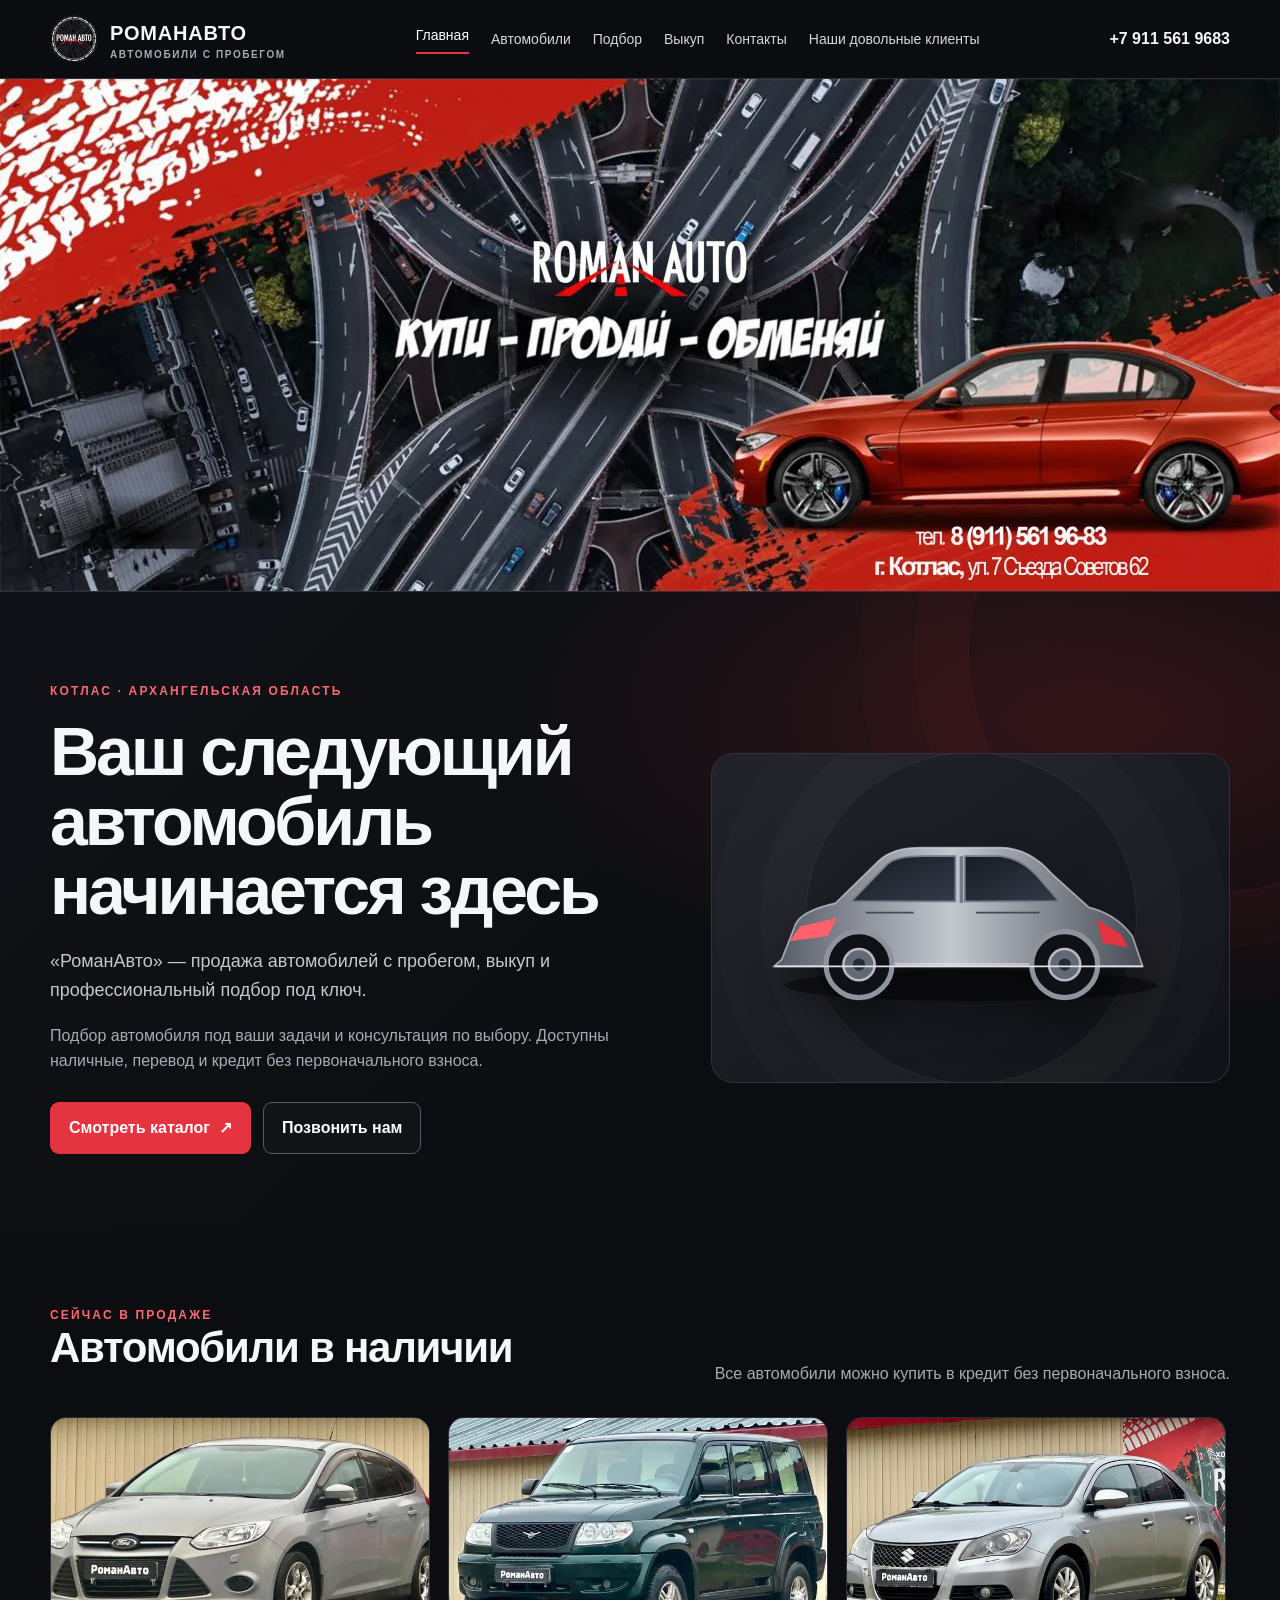
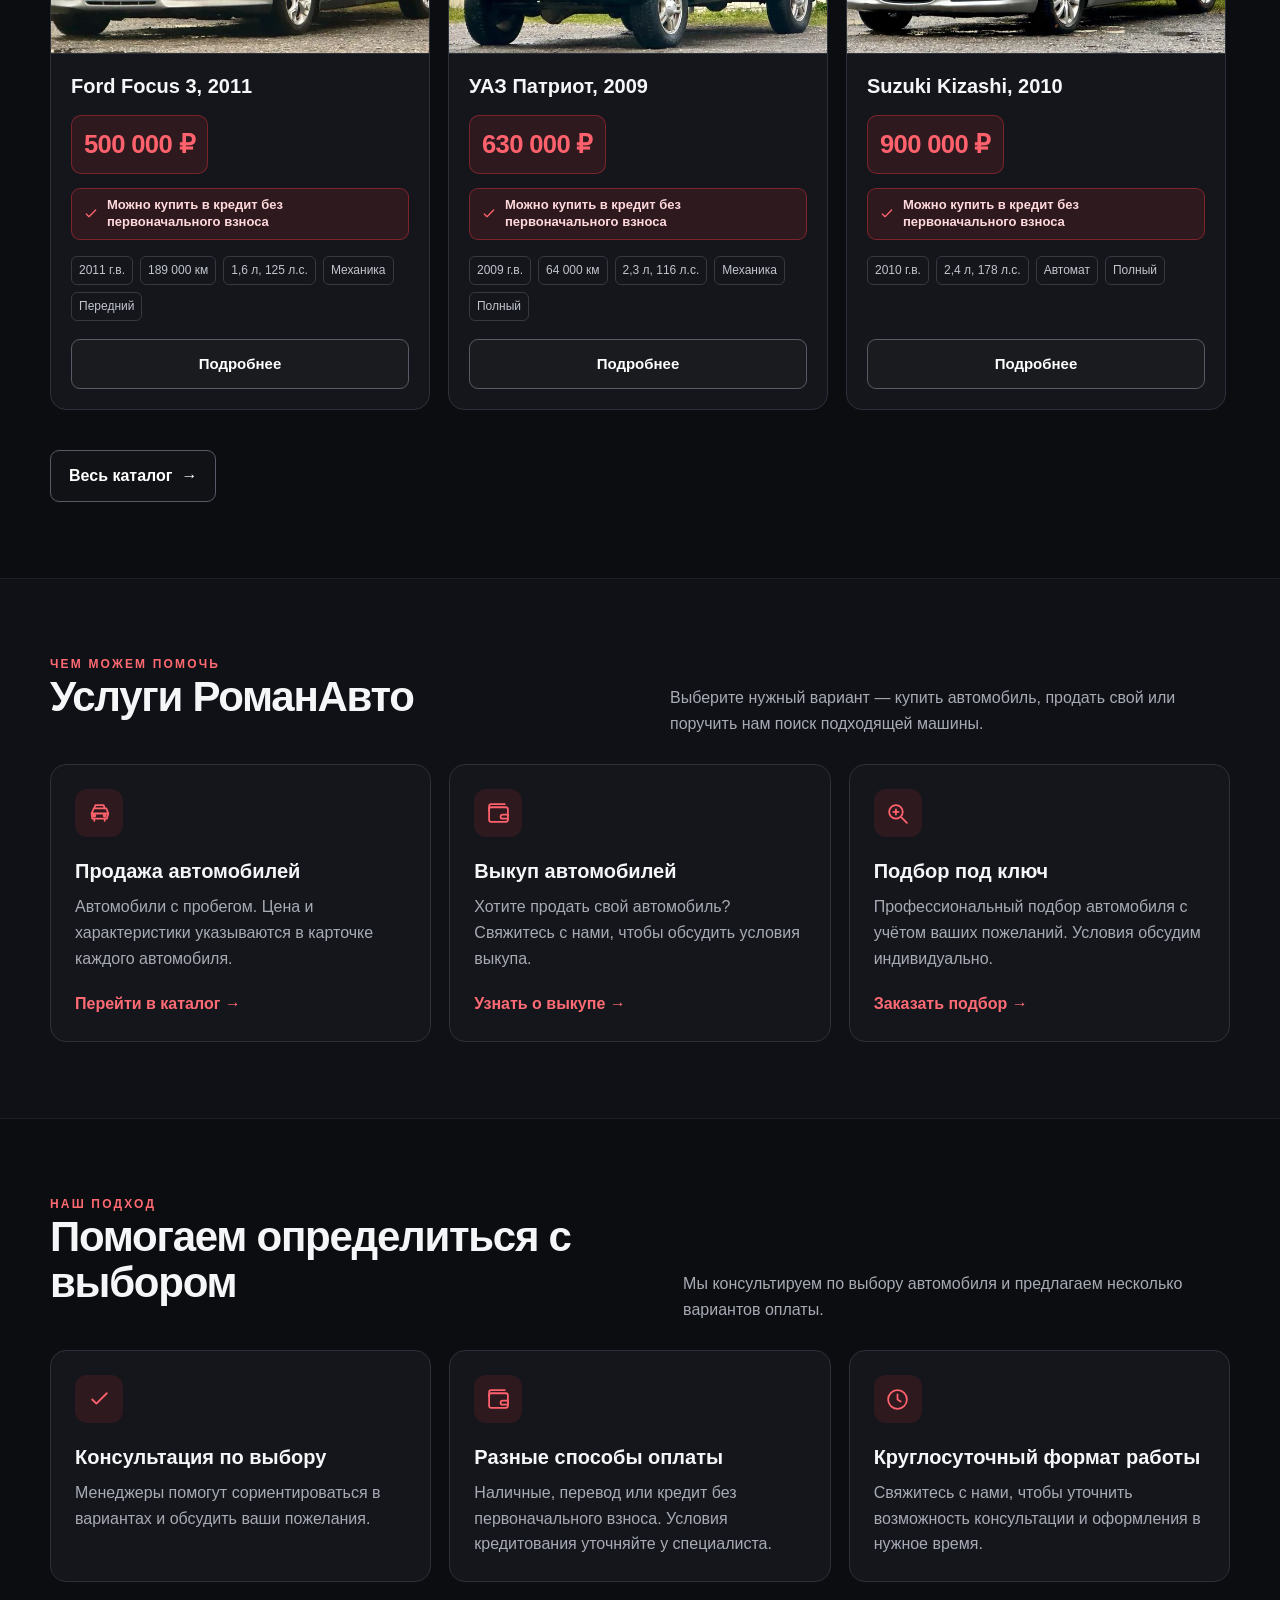
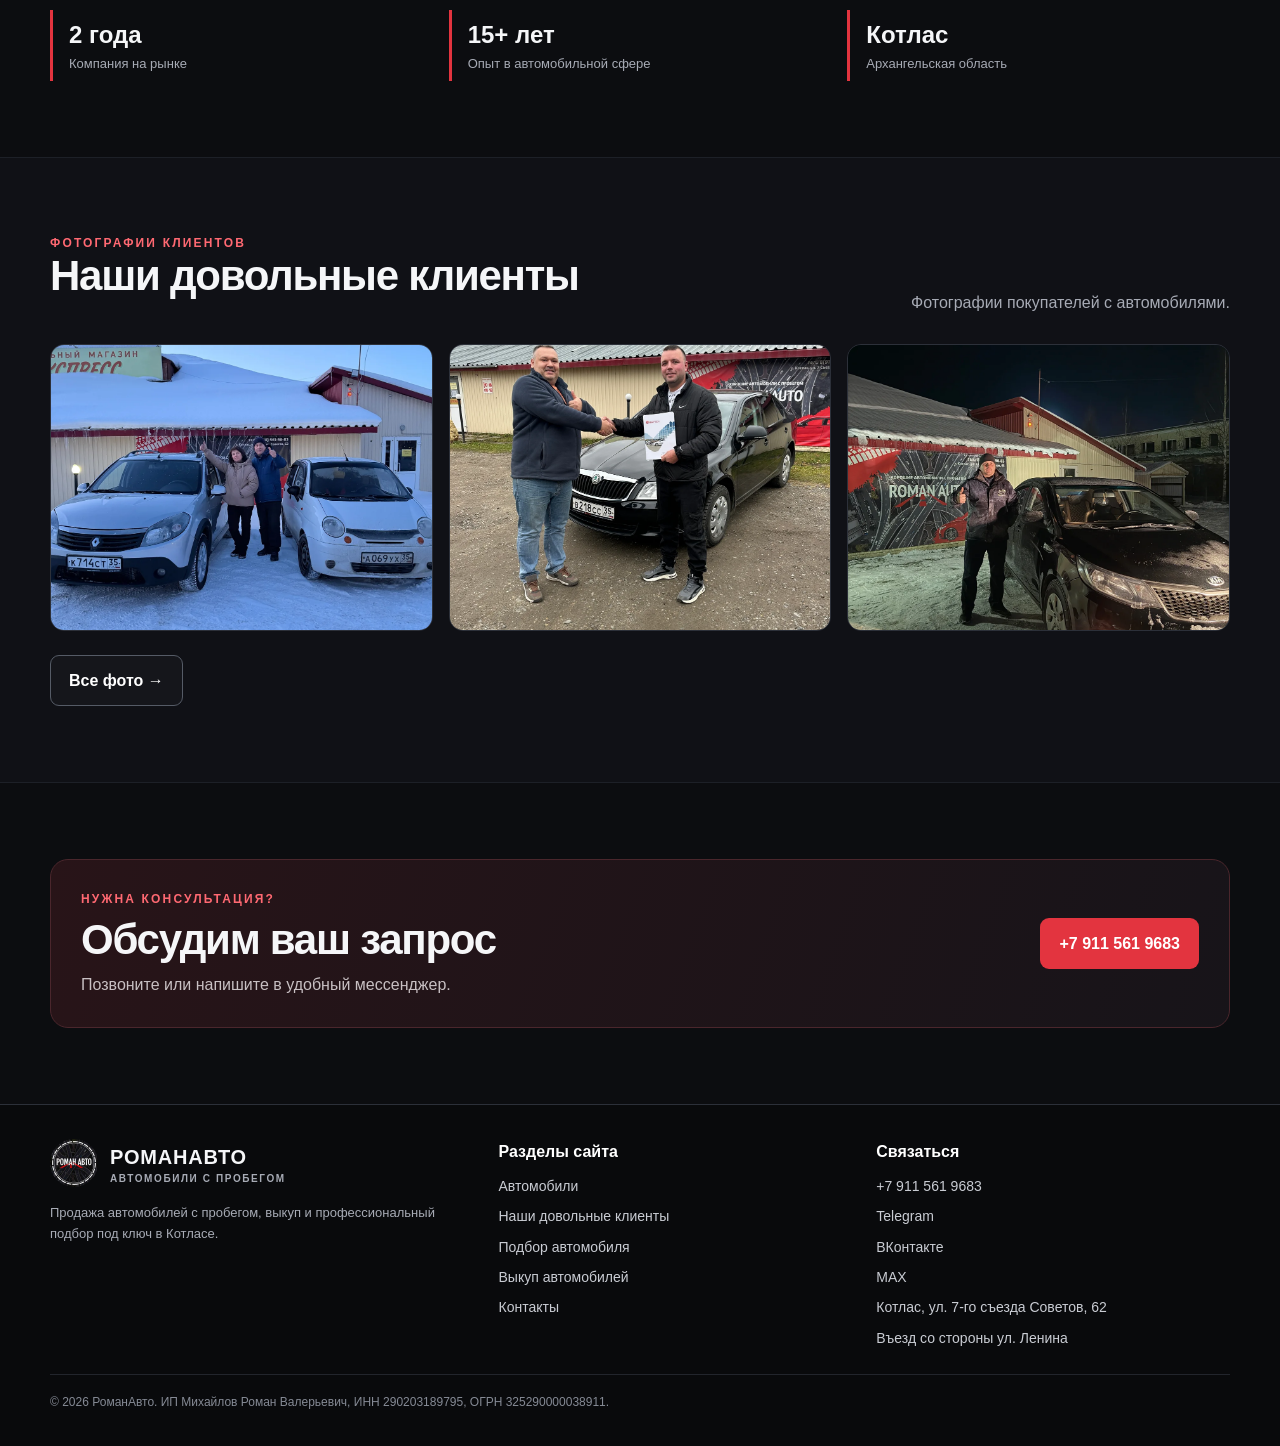
<file: index.html>
<!doctype html>
<html lang="ru">
<head>
<meta charset="utf-8">
<meta name="viewport" content="width=device-width, initial-scale=1">
<meta name="theme-color" content="#0c0d10">
<meta name="description" content="РоманАвто в Котласе, Архангельская область: продажа автомобилей с пробегом, выкуп и профессиональный подбор под ключ. Наличные, перевод, кредит.">
<title>РоманАвто — автомобили с пробегом в Котласе</title>
<meta property="og:title" content="РоманАвто — автомобили с пробегом в Котласе">
<meta property="og:description" content="РоманАвто в Котласе, Архангельская область: продажа автомобилей с пробегом, выкуп и профессиональный подбор под ключ. Наличные, перевод, кредит.">
<meta property="og:type" content="website">
<link rel="stylesheet" href="assets/style.css">
</head>
<body>
<a class="skip-link" href="#main">Перейти к содержанию</a>
<header class="site-header"><div class="container header-inner">
<a class="brand" href="index.html"><img class="brand-logo" src="assets/logo.jpg" alt="Логотип РоманАвто" width="48" height="48"><span>РОМАНАВТО<small>АВТОМОБИЛИ С ПРОБЕГОМ</small></span></a>
<button class="menu-toggle" aria-expanded="false" aria-label="Открыть меню">Меню ☰</button>
<nav class="nav" aria-label="Основная навигация"><a href="index.html" aria-current="page">Главная</a><a href="catalog.html" >Автомобили</a><a href="selection.html" >Подбор</a><a href="buyout.html" >Выкуп</a><a href="contacts.html" >Контакты</a><a href="reviews.html">Наши довольные клиенты</a></nav>
<a class="header-phone" href="tel:+79115619683">+7 911 561 9683</a>
</div></header>
<a class="promo-banner" href="catalog.html" aria-label="Перейти в каталог автомобилей">
  <picture><source srcset="assets/banner.webp" type="image/webp"><img src="assets/banner.jpg" alt="РоманАвто — акции и предложения по автомобилям" width="1600" height="420"></picture>
</a>
<main id="main">
<section class="hero"><div class="container hero-grid">
<div>
<div class="eyebrow">Котлас · Архангельская область</div>
<h1>Ваш следующий автомобиль начинается здесь</h1>
<p class="lead">«РоманАвто» — продажа автомобилей с пробегом, выкуп и профессиональный подбор под ключ.</p>
<p style="color:#a7abb5">Подбор автомобиля под ваши задачи и консультация по выбору. Доступны наличные, перевод и кредит без первоначального взноса.</p>
<div class="hero-actions"><a class="btn btn-primary" href="catalog.html">Смотреть каталог <span aria-hidden="true">↗</span></a><a class="btn btn-secondary" href="tel:+79115619683">Позвонить нам</a></div>

</div>
<div class="hero-visual"><svg class="car-art" viewBox="0 0 560 260" role="img" aria-label="Стилизованная иллюстрация автомобиля">
<defs><linearGradient id="paint" x1="0" x2="1"><stop offset="0" stop-color="#555b66"/><stop offset=".48" stop-color="#c3c7ce"/><stop offset="1" stop-color="#464b55"/></linearGradient><linearGradient id="glass" x1="0" y1="0" x2="1" y2="1"><stop stop-color="#171c24"/><stop offset="1" stop-color="#343b48"/></linearGradient></defs>
<ellipse cx="280" cy="208" rx="215" ry="18" fill="#000" opacity=".45"/>
<path d="M62 178 L78 137 Q85 122 124 113 L174 64 Q190 49 223 49 L315 49 Q348 50 373 79 L416 118 Q448 126 466 151 L478 186 L53 186 Z" fill="url(#paint)" stroke="#d6d9df" stroke-opacity=".65" stroke-width="2"/>
<path d="M142 111 L184 68 Q194 59 223 59 L262 59 L262 111 Z" fill="url(#glass)" stroke="#777e89" stroke-width="2"/>
<path d="M273 59 L314 59 Q340 62 360 86 L382 111 L273 111 Z" fill="url(#glass)" stroke="#777e89" stroke-width="2"/>
<path d="M269 59 L269 113" stroke="#747b87" stroke-width="4"/>
<path d="M83 140 L126 130 L115 151 L71 157 Z" fill="#ff616c"/>
<path d="M425 132 L453 149 L461 164 L432 159 Z" fill="#e3343f"/>
<path d="M127 183 L403 183" stroke="#f0f1f4" stroke-opacity=".5" stroke-width="2"/>
<path d="M159 124 L214 124 M286 124 L359 124" stroke="#444a54" stroke-width="2"/>
<circle cx="151" cy="184" r="38" fill="#101116" stroke="#8e949e" stroke-width="6"/><circle cx="151" cy="184" r="18" fill="#626975" stroke="#b7bbc3" stroke-width="3"/><circle cx="151" cy="184" r="7" fill="#272b33"/>
<circle cx="388" cy="184" r="38" fill="#101116" stroke="#8e949e" stroke-width="6"/><circle cx="388" cy="184" r="18" fill="#626975" stroke="#b7bbc3" stroke-width="3"/><circle cx="388" cy="184" r="7" fill="#272b33"/>
<path d="M54 186 L478 186" stroke="#dfe2e8" stroke-width="2"/>
</svg></div>
</div></section>
<section class="section"><div class="container">
<div class="section-head"><div><div class="eyebrow">Сейчас в продаже</div><h2>Автомобили в наличии</h2></div><p>Все автомобили можно купить в кредит без первоначального взноса.</p></div>
<div class="car-grid home-car-carousel" data-car-featured aria-label="Автомобили в наличии"></div>
<div style="margin-top:24px"><a class="btn btn-secondary" href="catalog.html">Весь каталог <span aria-hidden="true">→</span></a></div>
</div></section>
<section class="section section-alt"><div class="container">
<div class="section-head"><div><div class="eyebrow">Чем можем помочь</div><h2>Услуги РоманАвто</h2></div><p>Выберите нужный вариант — купить автомобиль, продать свой или поручить нам поиск подходящей машины.</p></div>
<div class="grid-3">
<article class="card service-card"><div class="card-icon"><svg viewBox="0 0 24 24" fill="none" stroke="currentColor" stroke-width="1.7" stroke-linecap="round" stroke-linejoin="round" aria-hidden="true"><path d="M5 17h14l1.5-5-2-5h-12l-2 5L5 17Z"/><path d="M4.5 12h15M7 17v2m10-2v2M7 7l1-3h8l1 3"/><circle cx="7" cy="14" r="1"/><circle cx="17" cy="14" r="1"/></svg></div><h3>Продажа автомобилей</h3><p>Автомобили с пробегом. Цена и характеристики указываются в карточке каждого автомобиля.</p><a class="text-link" href="catalog.html">Перейти в каталог →</a></article>
<article class="card service-card"><div class="card-icon"><svg viewBox="0 0 24 24" fill="none" stroke="currentColor" stroke-width="1.7" stroke-linecap="round" stroke-linejoin="round" aria-hidden="true"><rect x="3" y="6" width="18" height="14" rx="2"/><path d="M3 9V5a2 2 0 0 1 2-2h13"/><path d="M16 13h5v4h-5a2 2 0 0 1 0-4Z"/></svg></div><h3>Выкуп автомобилей</h3><p>Хотите продать свой автомобиль? Свяжитесь с нами, чтобы обсудить условия выкупа.</p><a class="text-link" href="buyout.html">Узнать о выкупе →</a></article>
<article class="card service-card"><div class="card-icon"><svg viewBox="0 0 24 24" fill="none" stroke="currentColor" stroke-width="1.7" stroke-linecap="round" stroke-linejoin="round" aria-hidden="true"><circle cx="10.5" cy="10.5" r="6.5"/><path d="m16 16 5 5"/><path d="M8 10.5h5M10.5 8v5"/></svg></div><h3>Подбор под ключ</h3><p>Профессиональный подбор автомобиля с учётом ваших пожеланий. Условия обсудим индивидуально.</p><a class="text-link" href="selection.html">Заказать подбор →</a></article>
</div>
</div></section>
<section class="section"><div class="container">
<div class="section-head"><div><div class="eyebrow">Наш подход</div><h2>Помогаем определиться с выбором</h2></div><p>Мы консультируем по выбору автомобиля и предлагаем несколько вариантов оплаты.</p></div>
<div class="grid-3">
<div class="card"><div class="card-icon"><svg viewBox="0 0 24 24" fill="none" stroke="currentColor" stroke-width="1.7" stroke-linecap="round" stroke-linejoin="round" aria-hidden="true"><path d="m5 12 4 4L19 6"/></svg></div><h3>Консультация по выбору</h3><p>Менеджеры помогут сориентироваться в вариантах и обсудить ваши пожелания.</p></div>
<div class="card"><div class="card-icon"><svg viewBox="0 0 24 24" fill="none" stroke="currentColor" stroke-width="1.7" stroke-linecap="round" stroke-linejoin="round" aria-hidden="true"><rect x="3" y="6" width="18" height="14" rx="2"/><path d="M3 9V5a2 2 0 0 1 2-2h13"/><path d="M16 13h5v4h-5a2 2 0 0 1 0-4Z"/></svg></div><h3>Разные способы оплаты</h3><p>Наличные, перевод или кредит без первоначального взноса. Условия кредитования уточняйте у специалиста.</p></div>
<div class="card"><div class="card-icon"><svg viewBox="0 0 24 24" fill="none" stroke="currentColor" stroke-width="1.7" stroke-linecap="round" stroke-linejoin="round" aria-hidden="true"><circle cx="12" cy="12" r="9"/><path d="M12 7v5l3 2"/></svg></div><h3>Круглосуточный формат работы</h3><p>Свяжитесь с нами, чтобы уточнить возможность консультации и оформления в нужное время.</p></div>
</div>
<div class="stats"><div class="stat"><strong>2 года</strong><span>Компания на рынке</span></div><div class="stat"><strong>15+ лет</strong><span>Опыт в автомобильной сфере</span></div><div class="stat"><strong>Котлас</strong><span>Архангельская область</span></div></div>
</div></section>
<section class="section section-alt"><div class="container">
<div class="section-head"><div><div class="eyebrow">Фотографии клиентов</div><h2>Наши довольные клиенты</h2></div><p>Фотографии покупателей с автомобилями.</p></div>
<div class="reviews-grid" data-reviews-preview><div class="review-empty">Отзывы скоро появятся. Следите за обновлениями!</div></div>
<div style="margin-top:24px"><a class="btn btn-secondary" href="reviews.html">Все фото →</a></div>
</div></section>
<section class="section"><div class="container">
<div class="cta-band"><div><div class="eyebrow">Нужна консультация?</div><h2 style="margin:8px 0">Обсудим ваш запрос</h2><p>Позвоните или напишите в удобный мессенджер.</p></div><a class="btn btn-primary" href="tel:+79115619683">+7 911 561 9683</a></div>
</div></section>
</main>
<footer class="site-footer"><div class="container">
<div class="footer-grid">
<div><a class="brand" href="index.html"><img class="brand-logo" src="assets/logo.jpg" alt="Логотип РоманАвто" width="48" height="48"><span>РОМАНАВТО<small>АВТОМОБИЛИ С ПРОБЕГОМ</small></span></a><p class="footer-copy" style="margin-top:16px">Продажа автомобилей с пробегом, выкуп и профессиональный подбор под ключ в Котласе.</p></div>
<div><div class="footer-title">Разделы сайта</div><div class="footer-links"><a href="catalog.html">Автомобили</a><a href="reviews.html">Наши довольные клиенты</a><a href="selection.html">Подбор автомобиля</a><a href="buyout.html">Выкуп автомобилей</a><a href="contacts.html">Контакты</a></div></div>
<div><div class="footer-title">Связаться</div><div class="footer-links">
    <a href="tel:+79115619683">+7 911 561 9683</a>
    <a href="https://t.me/romanavtosv" target="_blank" rel="noopener noreferrer">Telegram</a>
    <a href="https://vk.me/center" target="_blank" rel="noopener noreferrer">ВКонтакте</a>
    <a href="https://max.ru/u/f9LHodD0cOLLKZnavLmv0NuCX86ovNaQMR8yeBUVJR7bhbGklBV84WERnbg" target="_blank" rel="noopener noreferrer">MAX</a>
    <a href="contacts.html#map">Котлас, ул. 7-го съезда Советов, 62</a>
    <span>Въезд со стороны ул. Ленина</span>
</div></div>
</div><div class="footer-bottom">© <span data-year></span> РоманАвто. ИП Михайлов Роман Валерьевич, ИНН 290203189795, ОГРН 325290000038911.</div>
</div></footer>
<script>document.querySelectorAll("[data-year]").forEach(el=>el.textContent=new Date().getFullYear());</script>
<script src="assets/cars.js"></script><script src="assets/reviews.js"></script><script src="assets/script.js"></script>
</body>
</html>
</file>
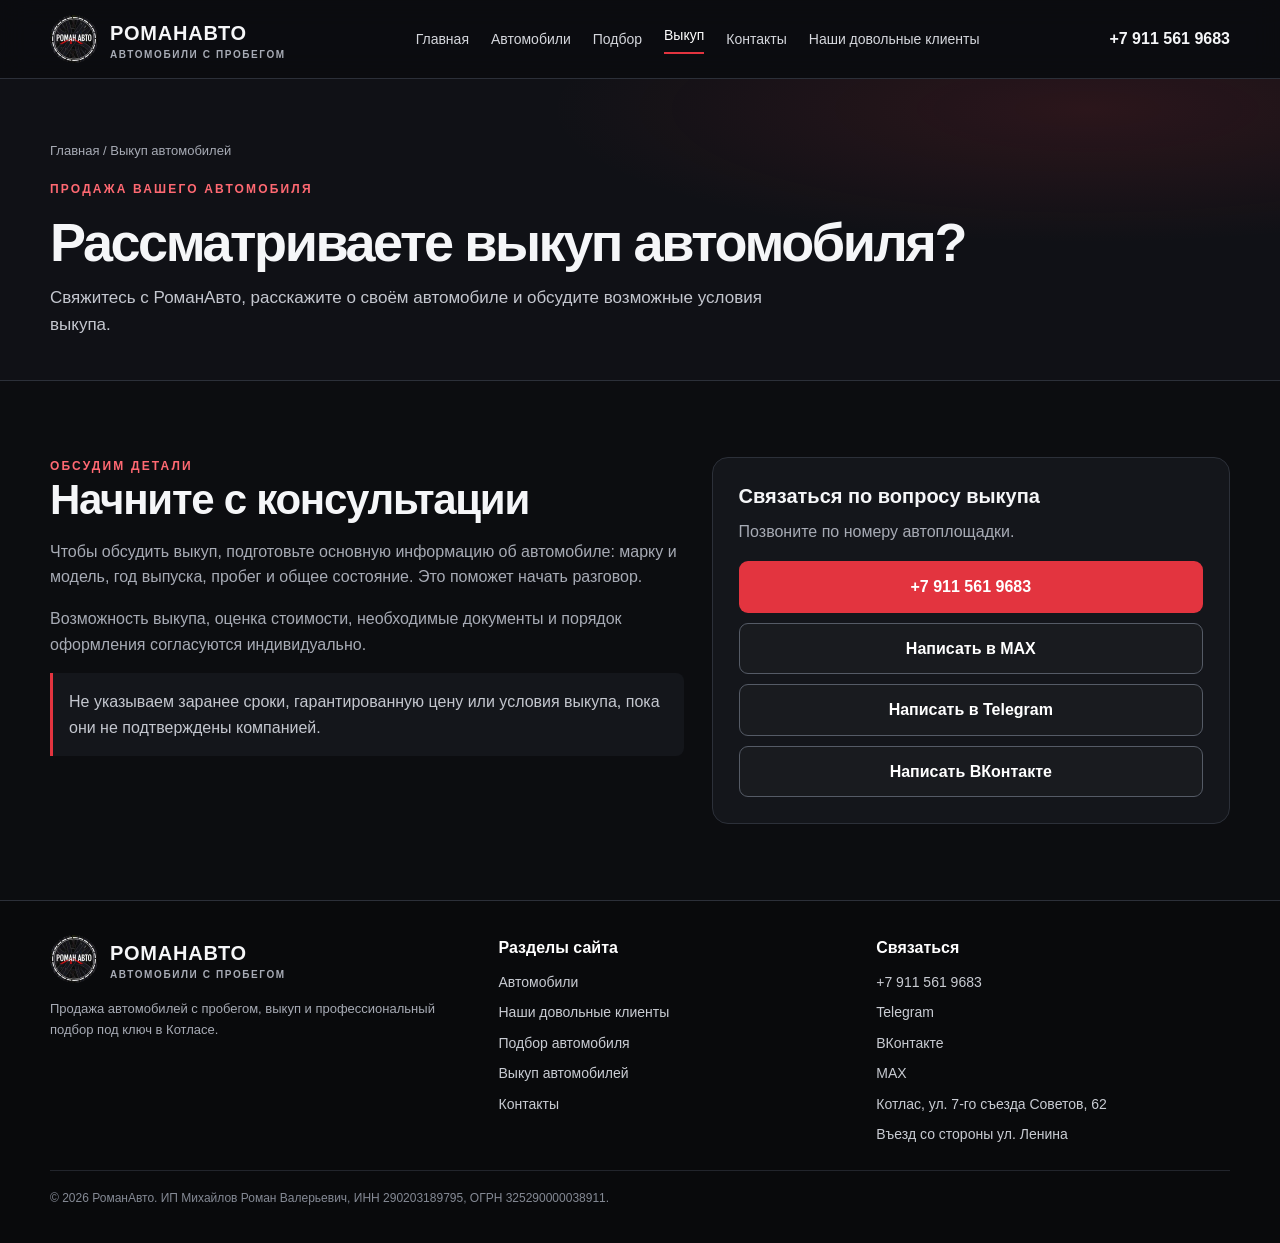
<file: buyout.html>
<!doctype html>
<html lang="ru">
<head>
<meta charset="utf-8">
<meta name="viewport" content="width=device-width, initial-scale=1">
<meta name="theme-color" content="#0c0d10">
<meta name="description" content="РоманАвто в Котласе: свяжитесь с нами, чтобы обсудить выкуп вашего автомобиля и уточнить условия.">
<title>Выкуп автомобилей в Котласе — РоманАвто</title>
<meta property="og:title" content="Выкуп автомобилей в Котласе — РоманАвто">
<meta property="og:description" content="РоманАвто в Котласе: свяжитесь с нами, чтобы обсудить выкуп вашего автомобиля и уточнить условия.">
<meta property="og:type" content="website">
<link rel="stylesheet" href="assets/style.css">
</head>
<body>
<a class="skip-link" href="#main">Перейти к содержанию</a>
<header class="site-header"><div class="container header-inner">
<a class="brand" href="index.html"><img class="brand-logo" src="assets/logo.jpg" alt="Логотип РоманАвто" width="48" height="48"><span>РОМАНАВТО<small>АВТОМОБИЛИ С ПРОБЕГОМ</small></span></a>
<button class="menu-toggle" aria-expanded="false" aria-label="Открыть меню">Меню ☰</button>
<nav class="nav" aria-label="Основная навигация"><a href="index.html" >Главная</a><a href="catalog.html" >Автомобили</a><a href="selection.html" >Подбор</a><a href="buyout.html" aria-current="page">Выкуп</a><a href="contacts.html" >Контакты</a><a href="reviews.html">Наши довольные клиенты</a></nav>
<a class="header-phone" href="tel:+79115619683">+7 911 561 9683</a>
</div></header>
<main id="main">

<section class="page-hero"><div class="container"><div class="breadcrumb"><a href="index.html">Главная</a> / Выкуп автомобилей</div><div class="eyebrow">Продажа вашего автомобиля</div><h1>Рассматриваете выкуп автомобиля?</h1><p class="page-intro">Свяжитесь с РоманАвто, расскажите о своём автомобиле и обсудите возможные условия выкупа.</p></div></section>
<section class="section"><div class="container detail-layout">
<div><div class="eyebrow">Обсудим детали</div><h2>Начните с консультации</h2><p style="color:var(--muted)">Чтобы обсудить выкуп, подготовьте основную информацию об автомобиле: марку и модель, год выпуска, пробег и общее состояние. Это поможет начать разговор.</p><p style="color:var(--muted)">Возможность выкупа, оценка стоимости, необходимые документы и порядок оформления согласуются индивидуально.</p><div class="notice">Не указываем заранее сроки, гарантированную цену или условия выкупа, пока они не подтверждены компанией.</div></div>
<div class="detail-panel"><h3>Связаться по вопросу выкупа</h3><p style="color:var(--muted)">Позвоните по номеру автоплощадки.</p><a class="btn btn-primary" style="width:100%" href="tel:+79115619683">+7 911 561 9683</a><a class="btn btn-secondary" style="width:100%;margin-top:10px" href="https://max.ru/u/f9LHodD0cOLLKZnavLmv0NuCX86ovNaQMR8yeBUVJR7bhbGklBV84WERnbg" target="_blank" rel="noopener noreferrer">Написать в MAX</a><a class="btn btn-secondary" style="width:100%;margin-top:10px" href="https://t.me/romanavtosv" target="_blank" rel="noopener noreferrer">Написать в Telegram</a><a class="btn btn-secondary" style="width:100%;margin-top:10px" href="https://vk.me/center" target="_blank" rel="noopener noreferrer">Написать ВКонтакте</a></div>
</div></section>

</main>
<footer class="site-footer"><div class="container">
<div class="footer-grid">
<div><a class="brand" href="index.html"><img class="brand-logo" src="assets/logo.jpg" alt="Логотип РоманАвто" width="48" height="48"><span>РОМАНАВТО<small>АВТОМОБИЛИ С ПРОБЕГОМ</small></span></a><p class="footer-copy" style="margin-top:16px">Продажа автомобилей с пробегом, выкуп и профессиональный подбор под ключ в Котласе.</p></div>
<div><div class="footer-title">Разделы сайта</div><div class="footer-links"><a href="catalog.html">Автомобили</a><a href="reviews.html">Наши довольные клиенты</a><a href="selection.html">Подбор автомобиля</a><a href="buyout.html">Выкуп автомобилей</a><a href="contacts.html">Контакты</a></div></div>
<div><div class="footer-title">Связаться</div><div class="footer-links">
    <a href="tel:+79115619683">+7 911 561 9683</a>
    <a href="https://t.me/romanavtosv" target="_blank" rel="noopener noreferrer">Telegram</a>
    <a href="https://vk.me/center" target="_blank" rel="noopener noreferrer">ВКонтакте</a>
    <a href="https://max.ru/u/f9LHodD0cOLLKZnavLmv0NuCX86ovNaQMR8yeBUVJR7bhbGklBV84WERnbg" target="_blank" rel="noopener noreferrer">MAX</a>
    <a href="contacts.html#map">Котлас, ул. 7-го съезда Советов, 62</a>
    <span>Въезд со стороны ул. Ленина</span>
</div></div>
</div><div class="footer-bottom">© <span data-year></span> РоманАвто. ИП Михайлов Роман Валерьевич, ИНН 290203189795, ОГРН 325290000038911.</div>
</div></footer>
<script>document.querySelectorAll("[data-year]").forEach(el=>el.textContent=new Date().getFullYear());</script>
<script src="assets/cars.js"></script><script src="assets/script.js"></script>
</body>
</html>
</file>
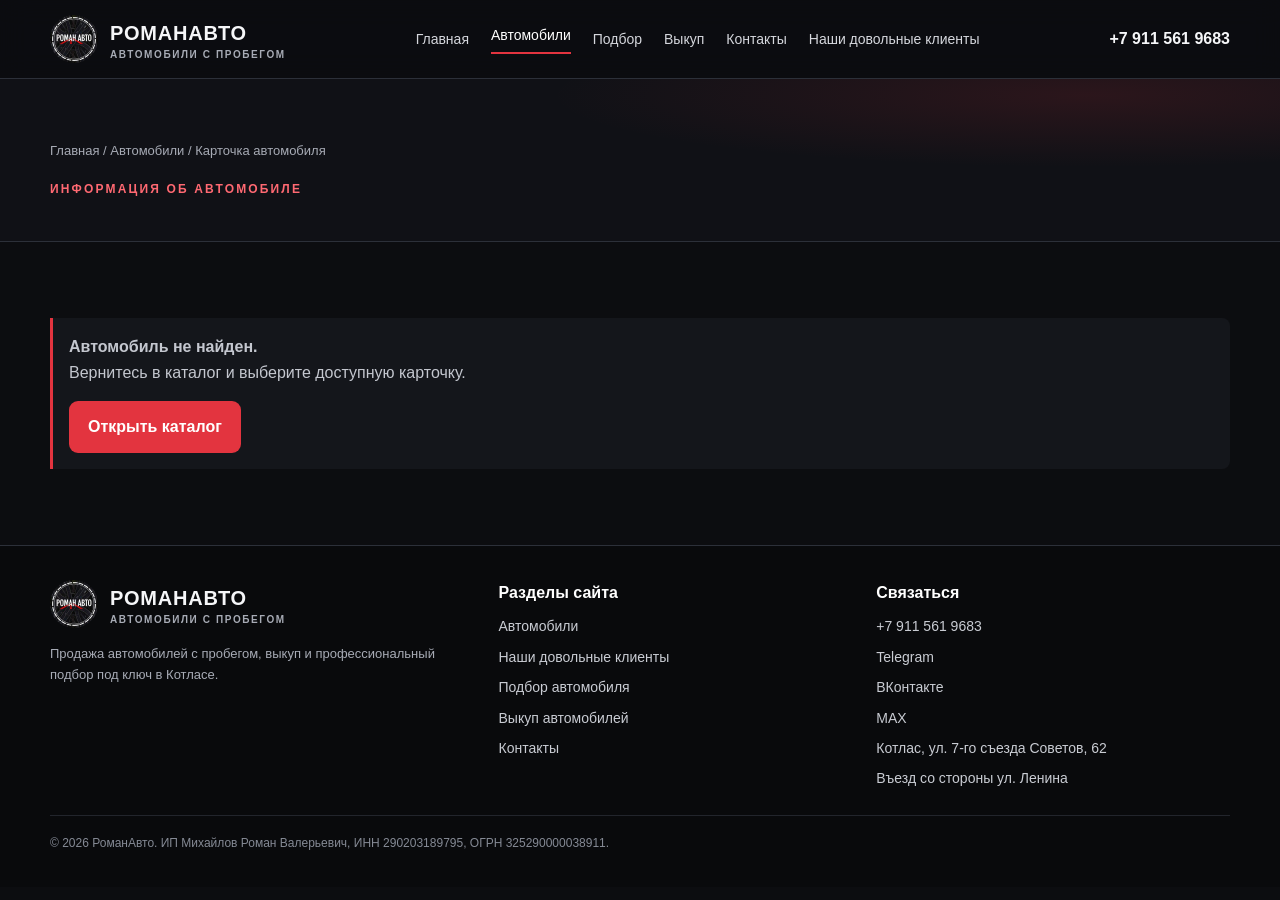
<file: car.html>
<!doctype html>
<html lang="ru">
<head>
<meta charset="utf-8">
<meta name="viewport" content="width=device-width, initial-scale=1">
<meta name="theme-color" content="#0c0d10">
<meta name="description" content="Информация об автомобиле из каталога РоманАвто. Актуальные характеристики и цену уточняйте у менеджера.">
<title>Карточка автомобиля | РоманАвто</title>
<meta property="og:title" content="Карточка автомобиля | РоманАвто">
<meta property="og:description" content="Информация об автомобиле из каталога РоманАвто. Актуальные характеристики и цену уточняйте у менеджера.">
<meta property="og:type" content="website">
<link rel="stylesheet" href="assets/style.css">
</head>
<body>
<a class="skip-link" href="#main">Перейти к содержанию</a>
<header class="site-header"><div class="container header-inner">
<a class="brand" href="index.html"><img class="brand-logo" src="assets/logo.jpg" alt="Логотип РоманАвто" width="48" height="48"><span>РОМАНАВТО<small>АВТОМОБИЛИ С ПРОБЕГОМ</small></span></a>
<button class="menu-toggle" aria-expanded="false" aria-label="Открыть меню">Меню ☰</button>
<nav class="nav" aria-label="Основная навигация"><a href="index.html" >Главная</a><a href="catalog.html" aria-current="page">Автомобили</a><a href="selection.html" >Подбор</a><a href="buyout.html" >Выкуп</a><a href="contacts.html" >Контакты</a><a href="reviews.html">Наши довольные клиенты</a></nav>
<a class="header-phone" href="tel:+79115619683">+7 911 561 9683</a>
</div></header>
<main id="main">

<section class="page-hero"><div class="container"><div class="breadcrumb"><a href="index.html">Главная</a> / <a href="catalog.html">Автомобили</a> / Карточка автомобиля</div><div class="eyebrow">Информация об автомобиле</div></div></section>
<section class="section"><div class="container" data-car-detail></div></section>

</main>
<footer class="site-footer"><div class="container">
<div class="footer-grid">
<div><a class="brand" href="index.html"><img class="brand-logo" src="assets/logo.jpg" alt="Логотип РоманАвто" width="48" height="48"><span>РОМАНАВТО<small>АВТОМОБИЛИ С ПРОБЕГОМ</small></span></a><p class="footer-copy" style="margin-top:16px">Продажа автомобилей с пробегом, выкуп и профессиональный подбор под ключ в Котласе.</p></div>
<div><div class="footer-title">Разделы сайта</div><div class="footer-links"><a href="catalog.html">Автомобили</a><a href="reviews.html">Наши довольные клиенты</a><a href="selection.html">Подбор автомобиля</a><a href="buyout.html">Выкуп автомобилей</a><a href="contacts.html">Контакты</a></div></div>
<div><div class="footer-title">Связаться</div><div class="footer-links">
    <a href="tel:+79115619683">+7 911 561 9683</a>
    <a href="https://t.me/romanavtosv" target="_blank" rel="noopener noreferrer">Telegram</a>
    <a href="https://vk.me/center" target="_blank" rel="noopener noreferrer">ВКонтакте</a>
    <a href="https://max.ru/u/f9LHodD0cOLLKZnavLmv0NuCX86ovNaQMR8yeBUVJR7bhbGklBV84WERnbg" target="_blank" rel="noopener noreferrer">MAX</a>
    <a href="contacts.html#map">Котлас, ул. 7-го съезда Советов, 62</a>
    <span>Въезд со стороны ул. Ленина</span>
</div></div>
</div><div class="footer-bottom">© <span data-year></span> РоманАвто. ИП Михайлов Роман Валерьевич, ИНН 290203189795, ОГРН 325290000038911.</div>
</div></footer>
<script>document.querySelectorAll("[data-year]").forEach(el=>el.textContent=new Date().getFullYear());</script>
<script src="assets/cars.js"></script><script src="assets/script.js"></script>
</body>
</html>
</file>
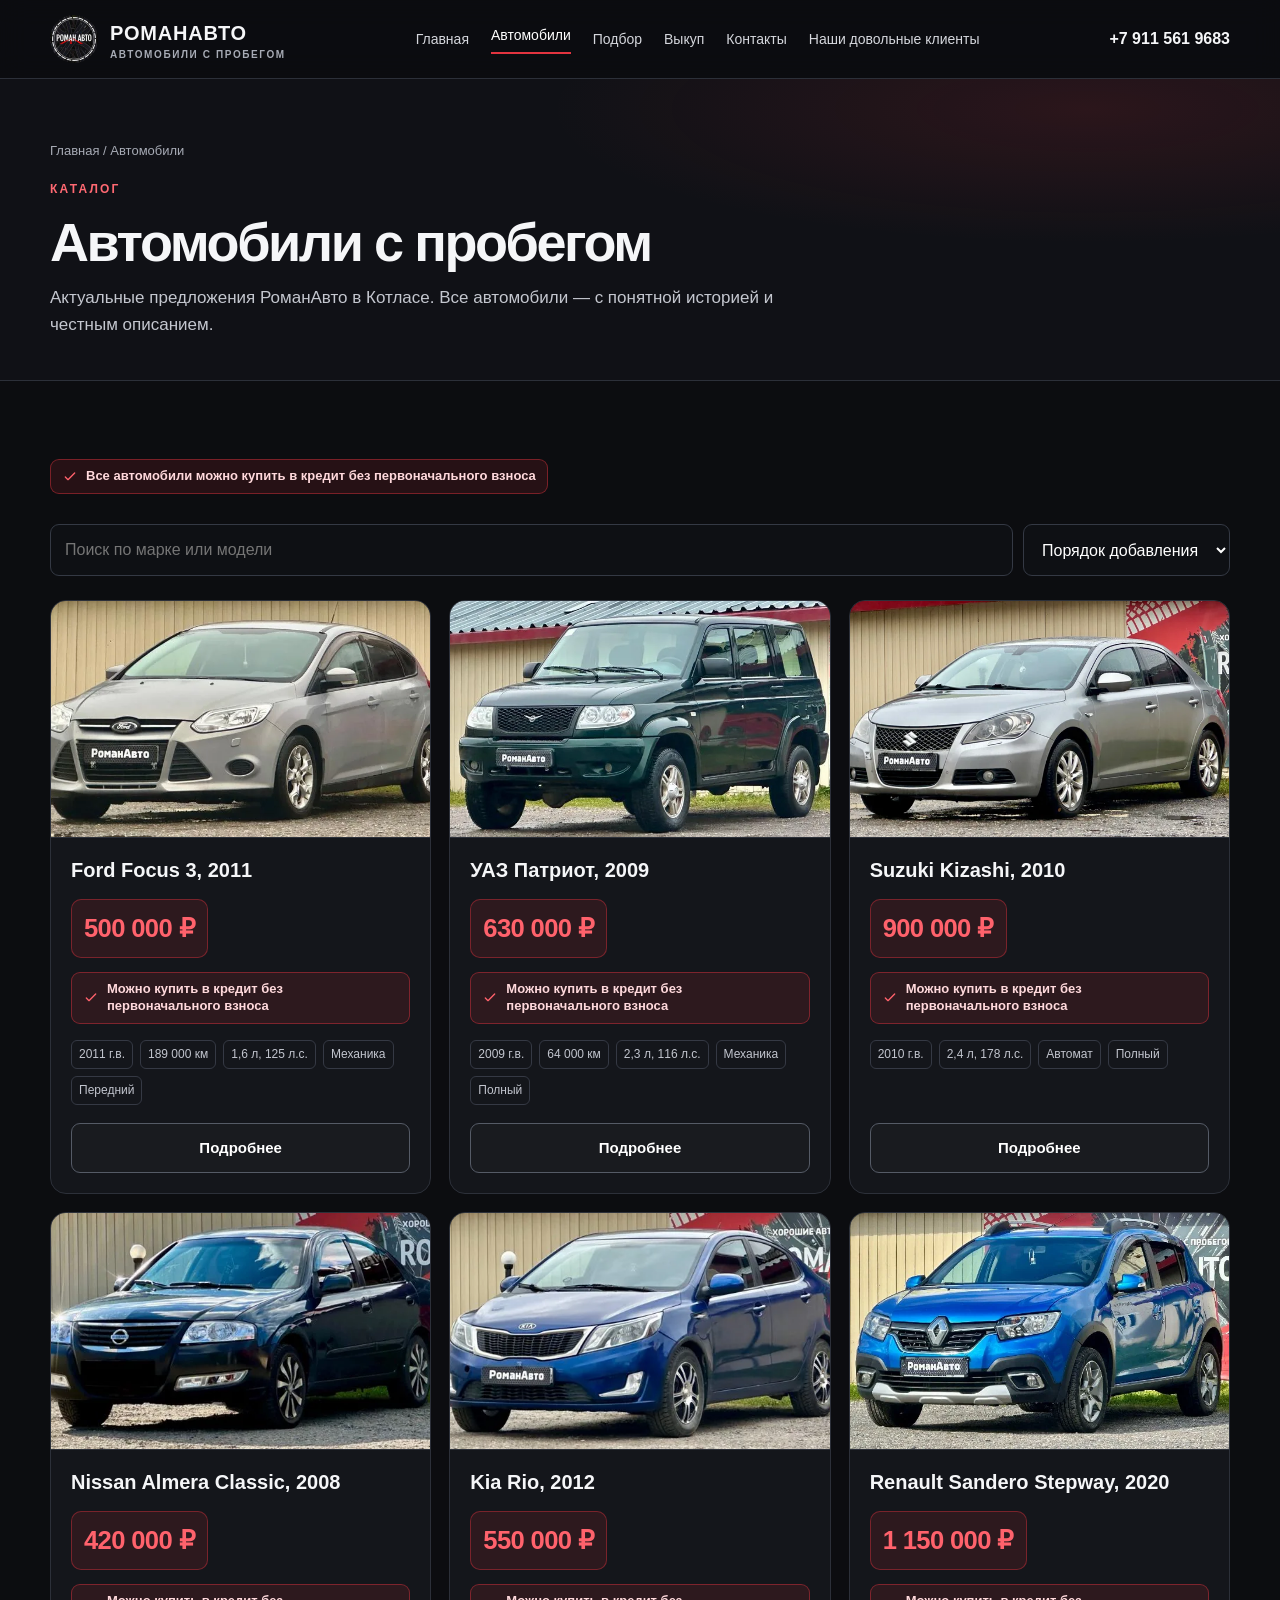
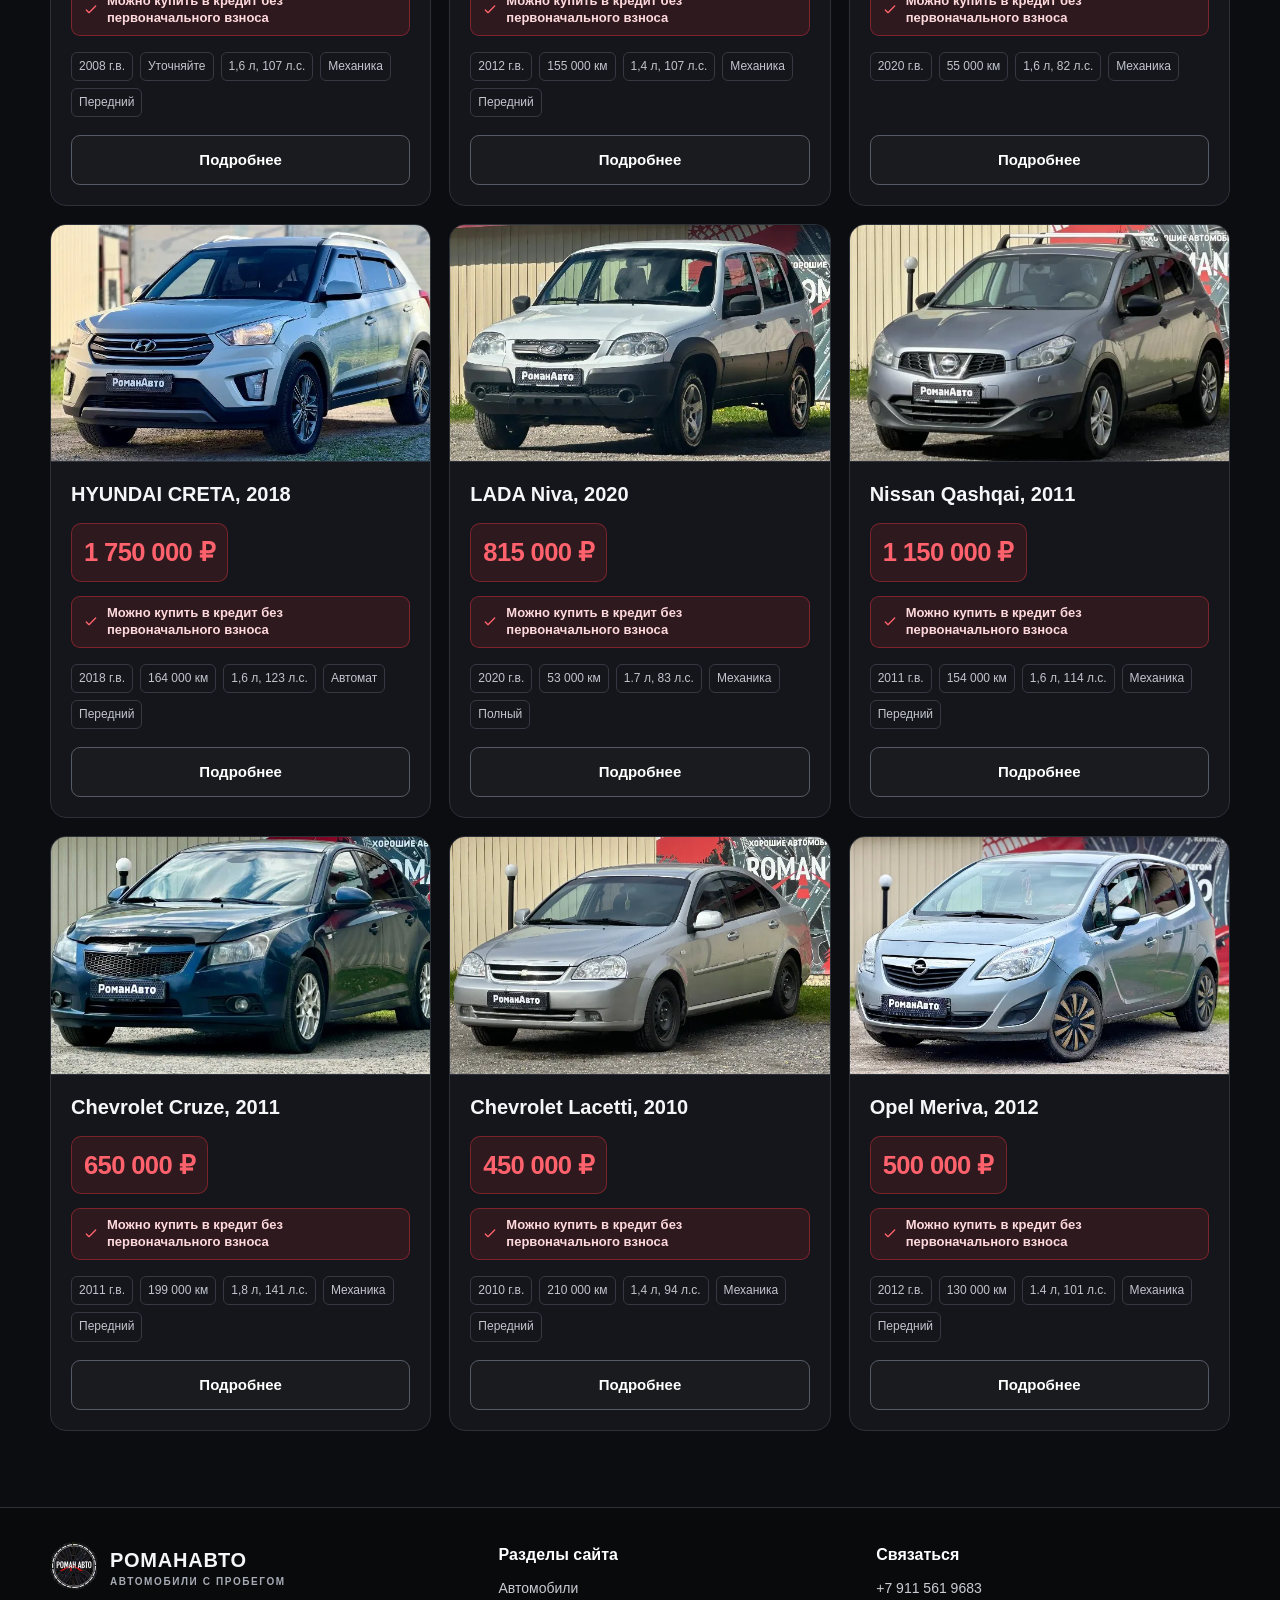
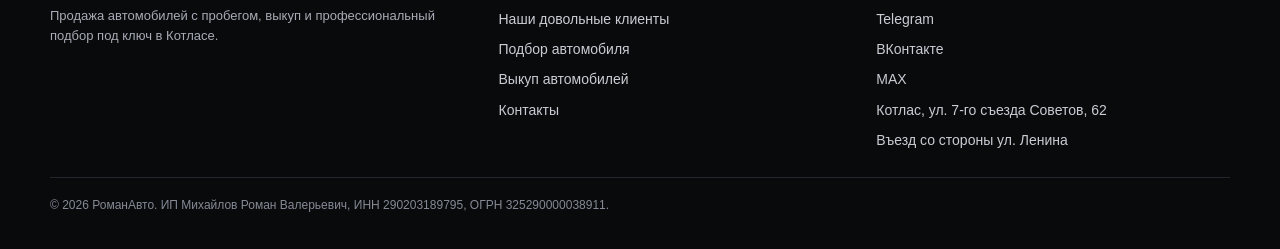
<file: catalog.html>
<!doctype html>
<html lang="ru">
<head>
<meta charset="utf-8">
<meta name="viewport" content="width=device-width, initial-scale=1">
<meta name="theme-color" content="#0c0d10">
<meta name="description" content="Каталог автомобилей с пробегом РоманАвто в Котласе. Уточняйте актуальный ассортимент, цены и способы оплаты по телефону.">
<title>Автомобили с пробегом — каталог | РоманАвто</title>
<meta property="og:title" content="Автомобили с пробегом — каталог | РоманАвто">
<meta property="og:description" content="Каталог автомобилей с пробегом РоманАвто в Котласе. Уточняйте актуальный ассортимент, цены и способы оплаты по телефону.">
<meta property="og:type" content="website">
<link rel="stylesheet" href="assets/style.css">
</head>
<body>
<a class="skip-link" href="#main">Перейти к содержанию</a>
<header class="site-header"><div class="container header-inner">
<a class="brand" href="index.html"><img class="brand-logo" src="assets/logo.jpg" alt="Логотип РоманАвто" width="48" height="48"><span>РОМАНАВТО<small>АВТОМОБИЛИ С ПРОБЕГОМ</small></span></a>
<button class="menu-toggle" aria-expanded="false" aria-label="Открыть меню">Меню ☰</button>
<nav class="nav" aria-label="Основная навигация"><a href="index.html" >Главная</a><a href="catalog.html" aria-current="page">Автомобили</a><a href="selection.html" >Подбор</a><a href="buyout.html" >Выкуп</a><a href="contacts.html" >Контакты</a><a href="reviews.html">Наши довольные клиенты</a></nav>
<a class="header-phone" href="tel:+79115619683">+7 911 561 9683</a>
</div></header>
<main id="main">

<section class="page-hero"><div class="container"><div class="breadcrumb"><a href="index.html">Главная</a> / Автомобили</div><div class="eyebrow">Каталог</div><h1>Автомобили с пробегом</h1><p class="page-intro">Актуальные предложения РоманАвто в Котласе. Все автомобили — с понятной историей и честным описанием.</p></div></section>
<section class="section"><div class="container">
<div class="credit-badge" style="display:inline-flex"><svg viewBox="0 0 24 24" fill="none" stroke="currentColor" stroke-width="2" stroke-linecap="round" stroke-linejoin="round" aria-hidden="true"><path d="m5 12 4 4L19 6"/></svg>Все автомобили можно купить в кредит без первоначального взноса</div>
<div class="filter-row"><input type="search" data-car-search placeholder="Поиск по марке или модели" aria-label="Поиск по автомобилям"><select data-car-sort aria-label="Сортировка"><option value="default">Порядок добавления</option><option value="name">По названию</option><option value="price-asc">Сначала дешевле</option><option value="price-desc">Сначала дороже</option><option value="year-desc">Сначала новее</option></select></div>
<div class="car-grid" data-car-grid></div><div class="empty-state" data-empty-state>По вашему запросу ничего не найдено.</div>
</div></section>

</main>
<footer class="site-footer"><div class="container">
<div class="footer-grid">
<div><a class="brand" href="index.html"><img class="brand-logo" src="assets/logo.jpg" alt="Логотип РоманАвто" width="48" height="48"><span>РОМАНАВТО<small>АВТОМОБИЛИ С ПРОБЕГОМ</small></span></a><p class="footer-copy" style="margin-top:16px">Продажа автомобилей с пробегом, выкуп и профессиональный подбор под ключ в Котласе.</p></div>
<div><div class="footer-title">Разделы сайта</div><div class="footer-links"><a href="catalog.html">Автомобили</a><a href="reviews.html">Наши довольные клиенты</a><a href="selection.html">Подбор автомобиля</a><a href="buyout.html">Выкуп автомобилей</a><a href="contacts.html">Контакты</a></div></div>
<div><div class="footer-title">Связаться</div><div class="footer-links"><a href="tel:+79115619683">+7 911 561 9683</a>
    <a href="https://t.me/romanavtosv" target="_blank" rel="noopener noreferrer">Telegram</a>
    <a href="https://vk.me/center" target="_blank" rel="noopener noreferrer">ВКонтакте</a>
    <a href="https://max.ru/u/f9LHodD0cOLLKZnavLmv0NuCX86ovNaQMR8yeBUVJR7bhbGklBV84WERnbg" target="_blank" rel="noopener noreferrer">MAX</a>
    <a href="contacts.html#map">Котлас, ул. 7-го съезда Советов, 62</a><span>Въезд со стороны ул. Ленина</span></div></div>
</div><div class="footer-bottom">© <span data-year></span> РоманАвто. ИП Михайлов Роман Валерьевич, ИНН 290203189795, ОГРН 325290000038911.</div>
</div></footer>
<script>document.querySelectorAll("[data-year]").forEach(el=>el.textContent=new Date().getFullYear());</script>
<script src="assets/cars.js"></script><script src="assets/script.js"></script>
</body>
</html>
</file>
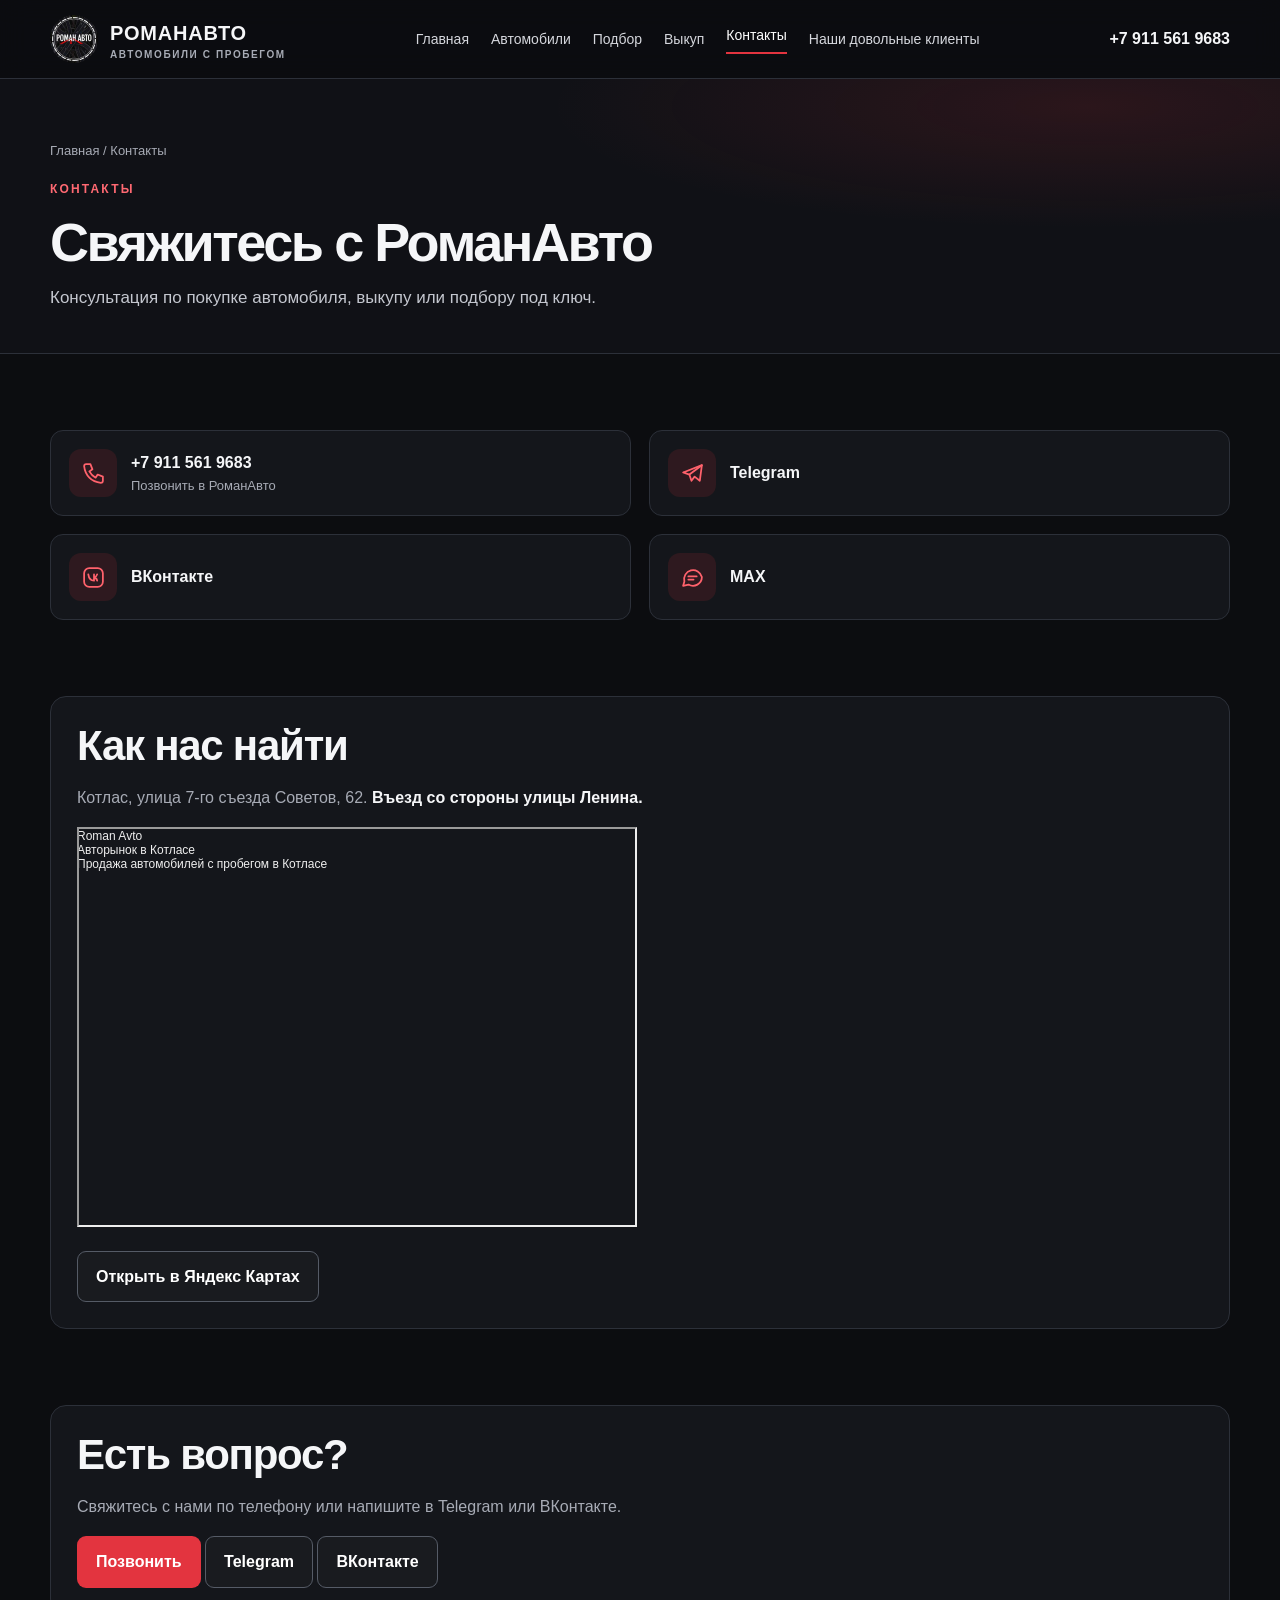
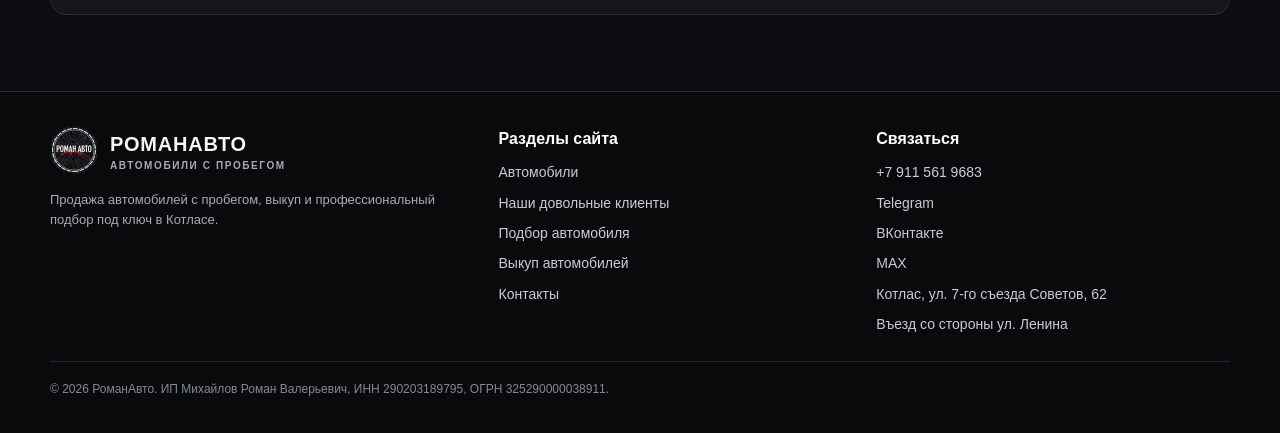
<file: contacts.html>
<!doctype html>
<html lang="ru">
<head>
<meta charset="utf-8">
<meta name="viewport" content="width=device-width, initial-scale=1">
<meta name="theme-color" content="#0c0d10">
<meta name="description" content="Контакты РоманАвто в Котласе, Архангельская область. Телефон +7 911 561 9683. Продажа автомобилей с пробегом, выкуп и подбор.">
<title>Контакты РоманАвто — Котлас</title>
<meta property="og:title" content="Контакты РоманАвто — Котлас">
<meta property="og:description" content="Контакты РоманАвто в Котласе, Архангельская область. Телефон +7 911 561 9683. Продажа автомобилей с пробегом, выкуп и подбор.">
<meta property="og:type" content="website">
<link rel="stylesheet" href="assets/style.css">
</head>
<body>
<a class="skip-link" href="#main">Перейти к содержанию</a>
<header class="site-header"><div class="container header-inner">
<a class="brand" href="index.html"><img class="brand-logo" src="assets/logo.jpg" alt="Логотип РоманАвто" width="48" height="48"><span>РОМАНАВТО<small>АВТОМОБИЛИ С ПРОБЕГОМ</small></span></a>
<button class="menu-toggle" aria-expanded="false" aria-label="Открыть меню">Меню ☰</button>
<nav class="nav" aria-label="Основная навигация"><a href="index.html" >Главная</a><a href="catalog.html" >Автомобили</a><a href="selection.html" >Подбор</a><a href="buyout.html" >Выкуп</a><a href="contacts.html" aria-current="page">Контакты</a><a href="reviews.html">Наши довольные клиенты</a></nav>
<a class="header-phone" href="tel:+79115619683">+7 911 561 9683</a>
</div></header>
<main id="main">

<section class="page-hero"><div class="container"><div class="breadcrumb"><a href="index.html">Главная</a> / Контакты</div><div class="eyebrow">Контакты</div><h1>Свяжитесь с РоманАвто</h1><p class="page-intro">Консультация по покупке автомобиля, выкупу или подбору под ключ.</p></div></section>
<section class="section"><div class="container">
<div class="contact-grid">
<a class="contact-link" href="tel:+79115619683"><div class="card-icon"><svg viewBox="0 0 24 24" fill="none" stroke="currentColor" stroke-width="1.7" stroke-linecap="round" stroke-linejoin="round" aria-hidden="true"><path d="M5 3h4l2 5-3 2a15 15 0 0 0 6 6l2-3 5 2v4a2 2 0 0 1-2 2C10 20 4 14 3 5a2 2 0 0 1 2-2Z"/></svg></div><div><strong>+7 911 561 9683</strong><span>Позвонить в РоманАвто</span></div></a>
<a class="contact-link" href="https://t.me/romanavtosv" target="_blank" rel="noopener noreferrer"><div class="card-icon"><svg viewBox="0 0 24 24" fill="none" stroke="currentColor" stroke-width="1.7" stroke-linecap="round" stroke-linejoin="round" aria-hidden="true"><path d="M21 4 3 11l6 2 2 6 3-4 5 4Z"/><path d="m9 13 12-9"/></svg></div><div><strong>Telegram</strong></div></a>
<a class="contact-link" href="https://vk.me/center" target="_blank" rel="noopener noreferrer"><div class="card-icon"><svg viewBox="0 0 24 24" fill="none" stroke="currentColor" stroke-width="1.7" stroke-linecap="round" stroke-linejoin="round" aria-hidden="true"><rect x="3" y="3" width="18" height="18" rx="5"/><path d="M7 9c.5 3.5 2.5 6 5.5 6V12c1.5.2 2.7 1.5 3 3M12.5 12V9m0 3c1.5-.3 2.6-1.5 3-3"/></svg></div><div><strong>ВКонтакте</strong></div></a>
<a class="contact-link" href="https://max.ru/u/f9LHodD0cOLLKZnavLmv0NuCX86ovNaQMR8yeBUVJR7bhbGklBV84WERnbg" target="_blank" rel="noopener noreferrer"><div class="card-icon"><svg viewBox="0 0 24 24" fill="none" stroke="currentColor" stroke-width="1.7" stroke-linecap="round" stroke-linejoin="round" aria-hidden="true"><path d="M21 11.5a8.5 8.5 0 0 1-12.8 7.3L3 20l1.2-4.2A8.5 8.5 0 1 1 21 11.5Z"/><path d="M8 11h8M8 14h5"/></svg></div><div><strong>MAX</strong></div></a>
</div>
<section class="section" style="padding-bottom:0"><div class="detail-panel" id="map"><h2>Как нас найти</h2><p style="color:var(--muted)">Котлас, улица 7-го съезда Советов, 62. <strong style="color:var(--text)">Въезд со стороны улицы Ленина.</strong></p><div style="position:relative;overflow:hidden;"><a href="https://yandex.ru/maps/org/roman_avto/82639540467/?utm_medium=mapframe&utm_source=maps" style="color:#eee;font-size:12px;position:absolute;top:0px;">Roman Avto</a><a href="https://yandex.ru/maps/10846/kotlas/category/car_market/1363851944/?utm_medium=mapframe&utm_source=maps" style="color:#eee;font-size:12px;position:absolute;top:14px;">Авторынок в Котласе</a><a href="https://yandex.ru/maps/10846/kotlas/category/sale_of_used_cars/190246757599/?utm_medium=mapframe&utm_source=maps" style="color:#eee;font-size:12px;position:absolute;top:28px;">Продажа автомобилей с пробегом в Котласе</a><iframe src="https://yandex.ru/map-widget/v1/?ll=46.626497%2C61.253651&mode=poi&poi%5Bpoint%5D=46.628558%2C61.253650&poi%5Buri%5D=ymapsbm1%3A%2F%2Forg%3Foid%3D82639540467&utm_campaign=desktop&utm_medium=search&utm_source=maps&z=17" width="560" height="400" frameborder="1" allowfullscreen="true" style="position:relative;"></iframe></div><a class="btn btn-secondary" style="margin-top:16px" href="https://yandex.ru/maps/?text=%D0%9A%D0%BE%D1%82%D0%BB%D0%B0%D1%81%2C%20%D1%83%D0%BB%D0%B8%D1%86%D0%B0%207-%D0%B3%D0%BE%20%D1%81%D1%8A%D0%B5%D0%B7%D0%B4%D0%B0%20%D0%A1%D0%BE%D0%B2%D0%B5%D1%82%D0%BE%D0%B2%2C%2062" target="_blank" rel="noopener noreferrer">Открыть в Яндекс Картах</a></div></section>
<section class="section" style="padding-bottom:0"><div class="detail-panel"><h2>Есть вопрос?</h2><p style="color:var(--muted)">Свяжитесь с нами по телефону или напишите в Telegram или ВКонтакте.</p><a class="btn btn-primary" href="tel:+79115619683">Позвонить</a> <a class="btn btn-secondary" href="https://t.me/romanavtosv" target="_blank" rel="noopener noreferrer">Telegram</a> <a class="btn btn-secondary" href="https://vk.me/center" target="_blank" rel="noopener noreferrer">ВКонтакте</a></div></section>
</div></section>

</main>
<footer class="site-footer"><div class="container">
<div class="footer-grid">
<div><a class="brand" href="index.html"><img class="brand-logo" src="assets/logo.jpg" alt="Логотип РоманАвто" width="48" height="48"><span>РОМАНАВТО<small>АВТОМОБИЛИ С ПРОБЕГОМ</small></span></a><p class="footer-copy" style="margin-top:16px">Продажа автомобилей с пробегом, выкуп и профессиональный подбор под ключ в Котласе.</p></div>
<div><div class="footer-title">Разделы сайта</div><div class="footer-links"><a href="catalog.html">Автомобили</a><a href="reviews.html">Наши довольные клиенты</a><a href="selection.html">Подбор автомобиля</a><a href="buyout.html">Выкуп автомобилей</a><a href="contacts.html">Контакты</a></div></div>
<div><div class="footer-title">Связаться</div><div class="footer-links">
    <a href="tel:+79115619683">+7 911 561 9683</a>
    <a href="https://t.me/romanavtosv" target="_blank" rel="noopener noreferrer">Telegram</a>
    <a href="https://vk.me/center" target="_blank" rel="noopener noreferrer">ВКонтакте</a>
    <a href="https://max.ru/u/f9LHodD0cOLLKZnavLmv0NuCX86ovNaQMR8yeBUVJR7bhbGklBV84WERnbg" target="_blank" rel="noopener noreferrer">MAX</a>
    <a href="contacts.html#map">Котлас, ул. 7-го съезда Советов, 62</a>
    <span>Въезд со стороны ул. Ленина</span>
</div></div>
</div><div class="footer-bottom">© <span data-year></span> РоманАвто. ИП Михайлов Роман Валерьевич, ИНН 290203189795, ОГРН 325290000038911.</div>
</div></footer>
<script>document.querySelectorAll("[data-year]").forEach(el=>el.textContent=new Date().getFullYear());</script>
<script src="assets/cars.js"></script><script src="assets/script.js"></script>
</body>
</html>
</file>
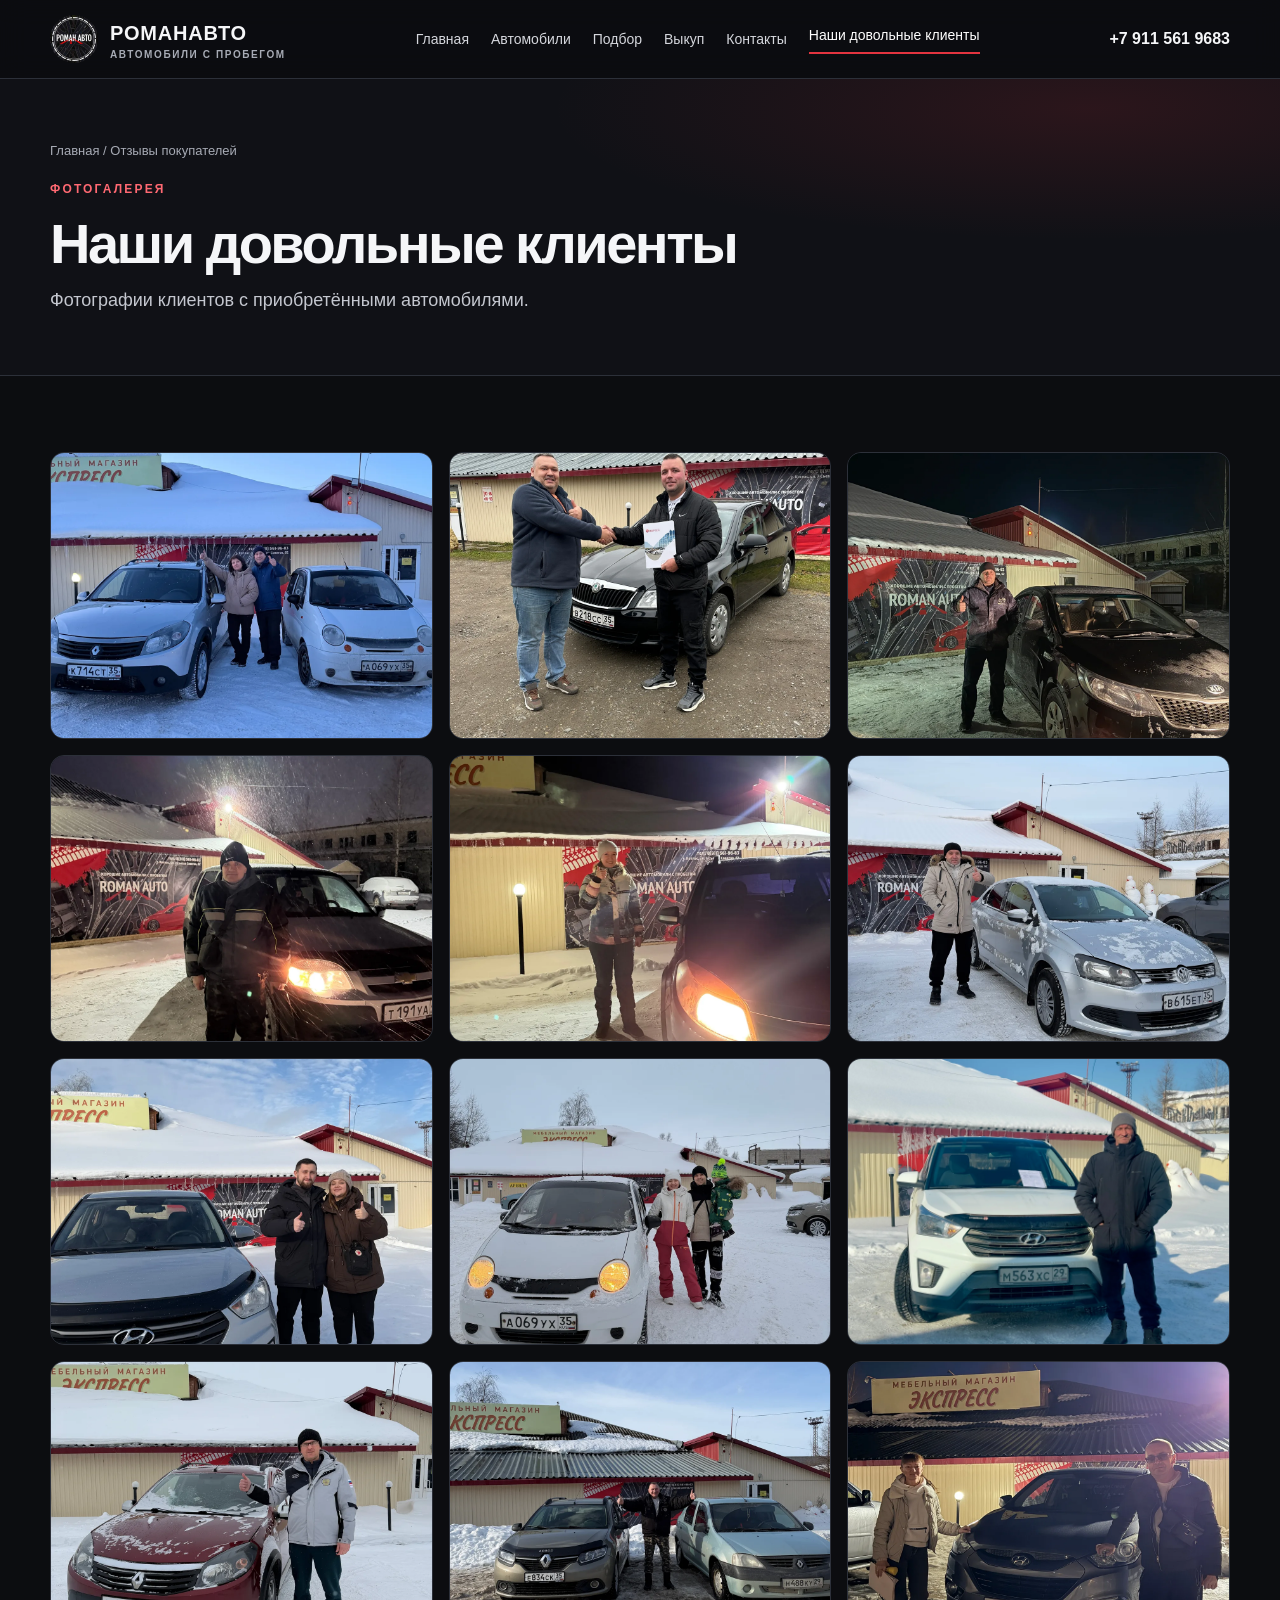
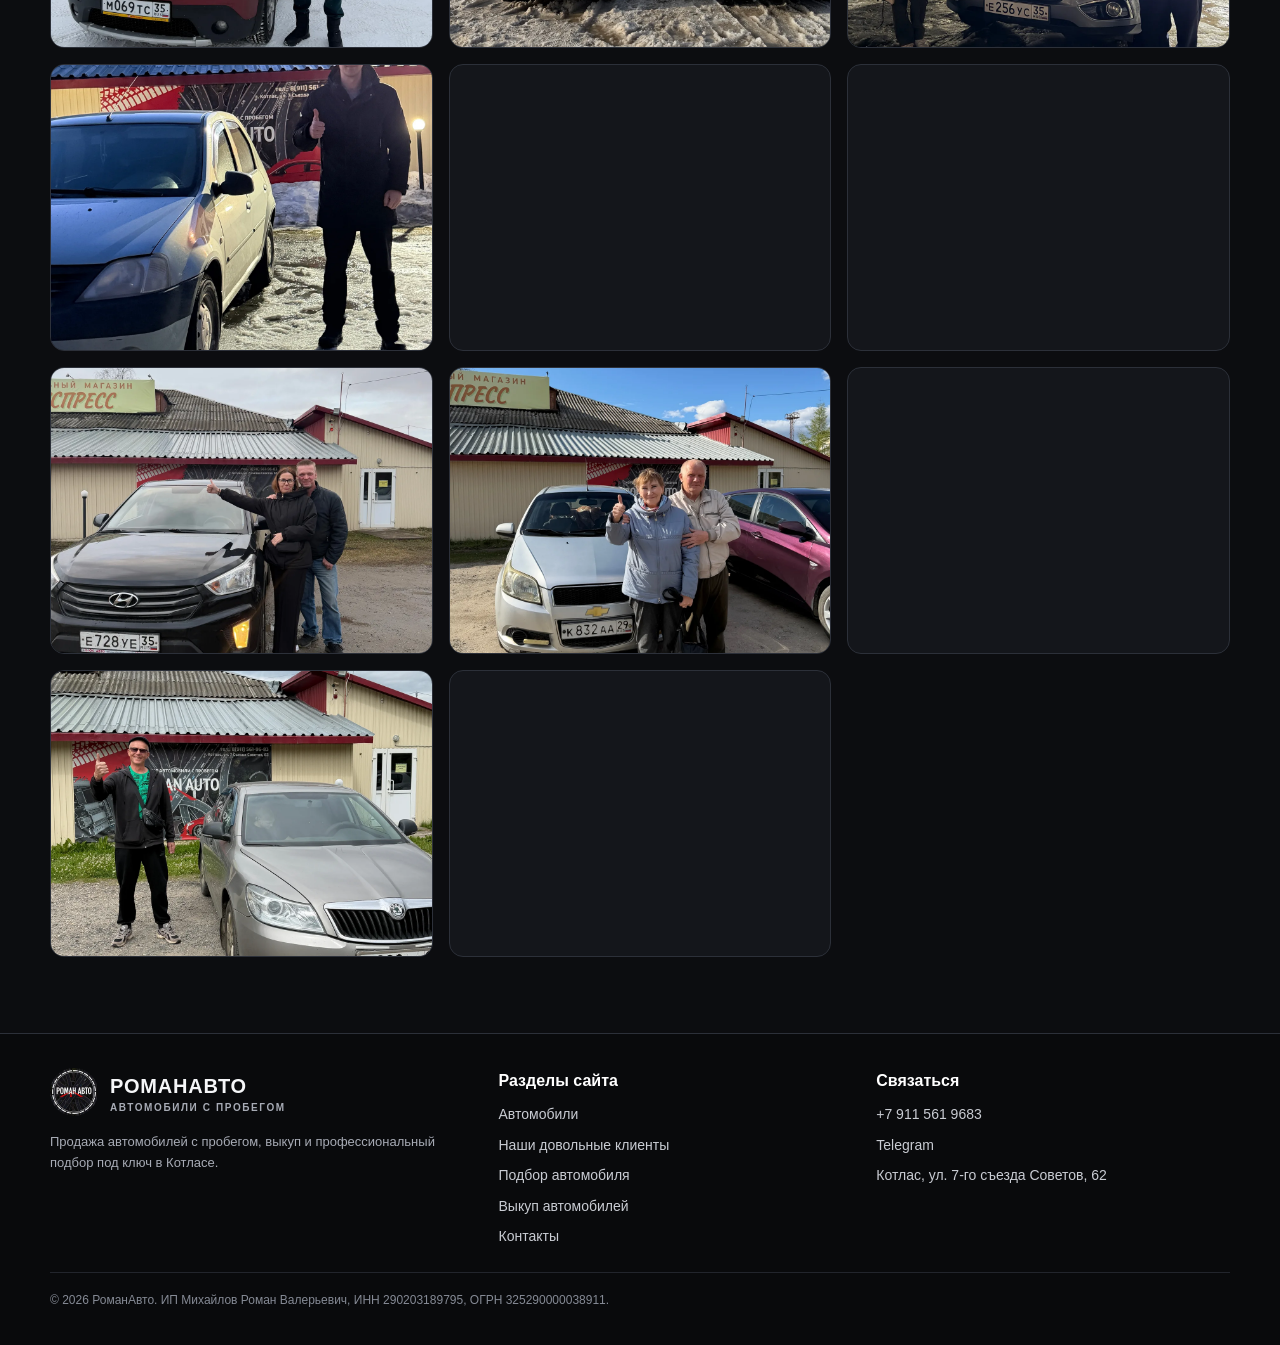
<file: reviews.html>
<!doctype html>
<html lang="ru">
<head>
<meta charset="utf-8">
<meta name="viewport" content="width=device-width, initial-scale=1">
<meta name="theme-color" content="#0c0d10">
<meta name="description" content="Отзывы покупателей автомобилей в РоманАвто, Котлас. Фото и истории клиентов.">
<title>Наши довольные клиенты | РоманАвто</title>
<meta property="og:title" content="Наши довольные клиенты | РоманАвто">
<meta property="og:description" content="Отзывы покупателей автомобилей в РоманАвто, Котлас. Фото и истории клиентов.">
<meta property="og:type" content="website">
<link rel="stylesheet" href="assets/style.css">
</head>
<body>
<a class="skip-link" href="#main">Перейти к содержанию</a>
<header class="site-header"><div class="container header-inner">
<a class="brand" href="index.html"><img class="brand-logo" src="assets/logo.jpg" alt="Логотип РоманАвто" width="48" height="48"><span>РОМАНАВТО<small>АВТОМОБИЛИ С ПРОБЕГОМ</small></span></a>
<button class="menu-toggle" aria-expanded="false" aria-label="Открыть меню">Меню ☰</button>
<nav class="nav" aria-label="Основная навигация"><a href="index.html">Главная</a><a href="catalog.html">Автомобили</a><a href="selection.html">Подбор</a><a href="buyout.html">Выкуп</a><a href="contacts.html">Контакты</a><a href="reviews.html" aria-current="page">Наши довольные клиенты</a></nav>
<a class="header-phone" href="tel:+79115619683">+7 911 561 9683</a>
</div></header>
<main id="main">
<section class="page-hero"><div class="container"><div class="breadcrumb"><a href="index.html">Главная</a> / Отзывы покупателей</div><div class="eyebrow">Фотогалерея</div><h1 style="font-size:clamp(36px,5vw,56px)">Наши довольные клиенты</h1><p class="lead">Фотографии клиентов с приобретёнными автомобилями.</p></div></section>
<section class="section"><div class="container"><div class="reviews-grid photo-album" data-reviews-all><div class="review-empty">Фотографии скоро появятся.</div></div></div></section>

</main>
<footer class="site-footer"><div class="container"><div class="footer-grid">
<div><a class="brand" href="index.html"><img class="brand-logo" src="assets/logo.jpg" alt="Логотип РоманАвто" width="48" height="48"><span>РОМАНАВТО<small>АВТОМОБИЛИ С ПРОБЕГОМ</small></span></a><p class="footer-copy" style="margin-top:16px">Продажа автомобилей с пробегом, выкуп и профессиональный подбор под ключ в Котласе.</p></div>
<div><div class="footer-title">Разделы сайта</div><div class="footer-links"><a href="catalog.html">Автомобили</a><a href="reviews.html">Наши довольные клиенты</a><a href="selection.html">Подбор автомобиля</a><a href="buyout.html">Выкуп автомобилей</a><a href="contacts.html">Контакты</a></div></div>
<div><div class="footer-title">Связаться</div><div class="footer-links"><a href="tel:+79115619683">+7 911 561 9683</a><a href="https://t.me/romanavtosv" target="_blank" rel="noopener noreferrer">Telegram</a><a href="contacts.html#map">Котлас, ул. 7-го съезда Советов, 62</a></div></div>
</div><div class="footer-bottom">© <span data-year></span> РоманАвто. ИП Михайлов Роман Валерьевич, ИНН 290203189795, ОГРН 325290000038911.</div></div></footer>
<script>document.querySelectorAll("[data-year]").forEach(el=>el.textContent=new Date().getFullYear());</script>
<script src="assets/reviews.js"></script><script src="assets/script.js"></script>
</body></html>
</file>
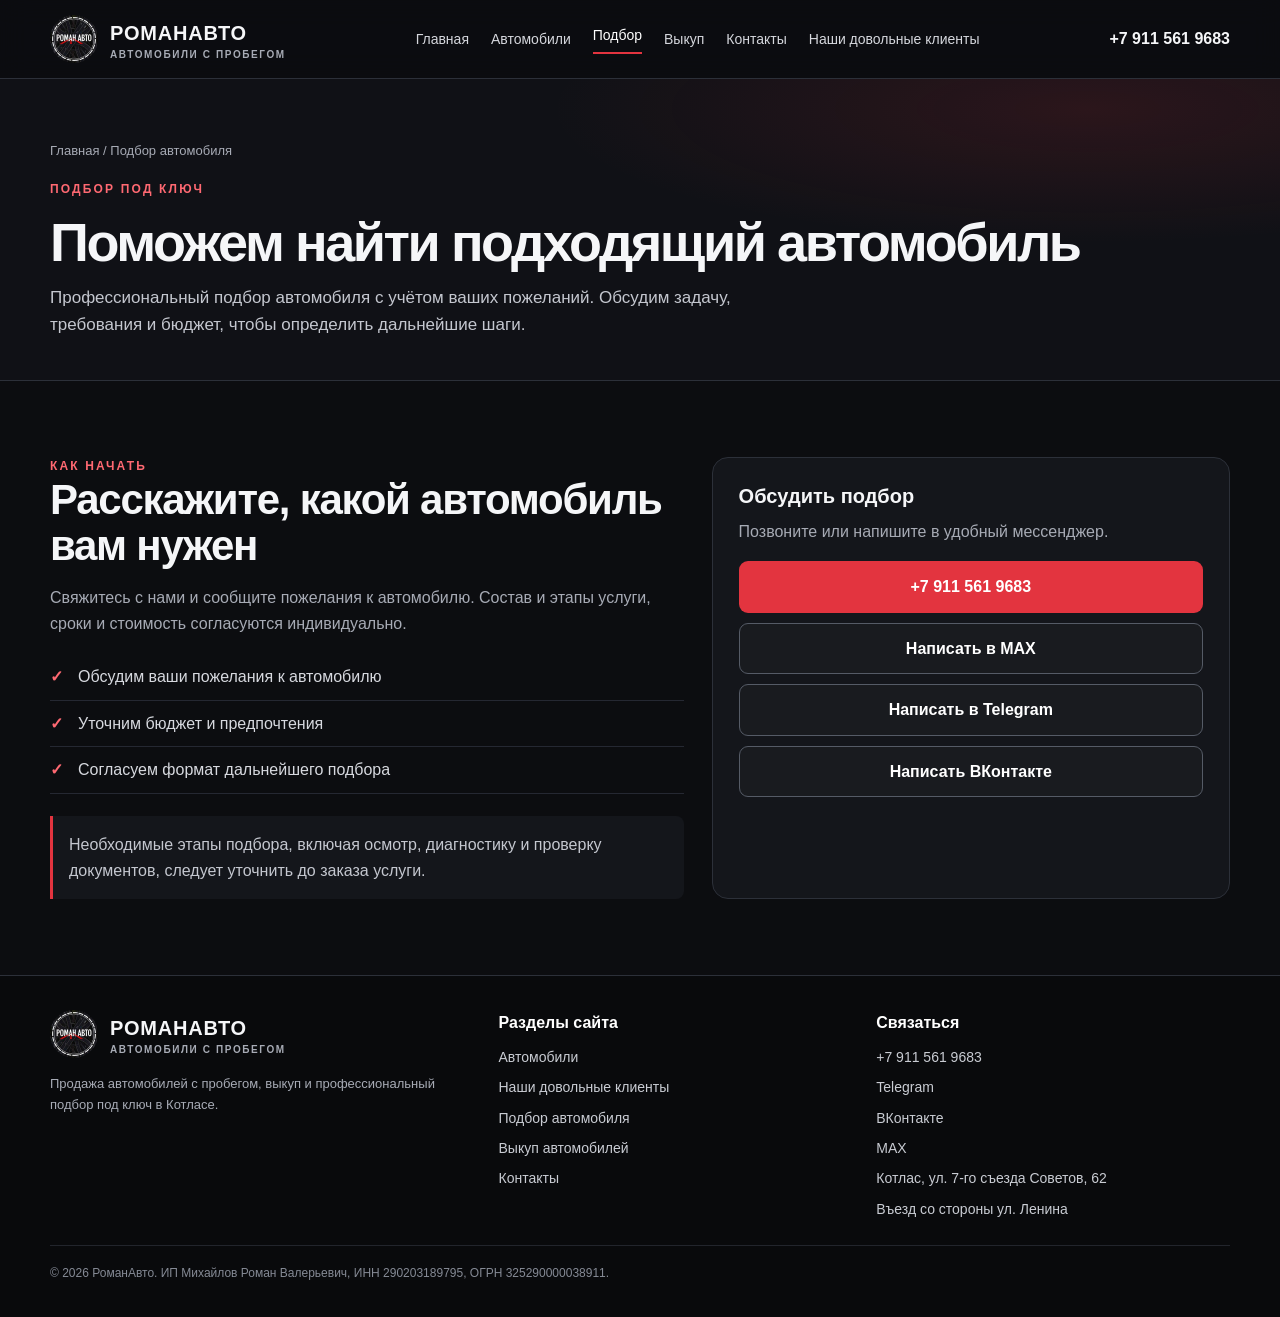
<file: selection.html>
<!doctype html>
<html lang="ru">
<head>
<meta charset="utf-8">
<meta name="viewport" content="width=device-width, initial-scale=1">
<meta name="theme-color" content="#0c0d10">
<meta name="description" content="Профессиональный подбор автомобиля под ключ от РоманАвто в Котласе. Обсудите требования, бюджет и условия услуги по телефону.">
<title>Подбор автомобиля под ключ в Котласе — РоманАвто</title>
<meta property="og:title" content="Подбор автомобиля под ключ в Котласе — РоманАвто">
<meta property="og:description" content="Профессиональный подбор автомобиля под ключ от РоманАвто в Котласе. Обсудите требования, бюджет и условия услуги по телефону.">
<meta property="og:type" content="website">
<link rel="stylesheet" href="assets/style.css">
</head>
<body>
<a class="skip-link" href="#main">Перейти к содержанию</a>
<header class="site-header"><div class="container header-inner">
<a class="brand" href="index.html"><img class="brand-logo" src="assets/logo.jpg" alt="Логотип РоманАвто" width="48" height="48"><span>РОМАНАВТО<small>АВТОМОБИЛИ С ПРОБЕГОМ</small></span></a>
<button class="menu-toggle" aria-expanded="false" aria-label="Открыть меню">Меню ☰</button>
<nav class="nav" aria-label="Основная навигация"><a href="index.html" >Главная</a><a href="catalog.html" >Автомобили</a><a href="selection.html" aria-current="page">Подбор</a><a href="buyout.html" >Выкуп</a><a href="contacts.html" >Контакты</a><a href="reviews.html">Наши довольные клиенты</a></nav>
<a class="header-phone" href="tel:+79115619683">+7 911 561 9683</a>
</div></header>
<main id="main">

<section class="page-hero"><div class="container"><div class="breadcrumb"><a href="index.html">Главная</a> / Подбор автомобиля</div><div class="eyebrow">Подбор под ключ</div><h1>Поможем найти подходящий автомобиль</h1><p class="page-intro">Профессиональный подбор автомобиля с учётом ваших пожеланий. Обсудим задачу, требования и бюджет, чтобы определить дальнейшие шаги.</p></div></section>
<section class="section"><div class="container detail-layout">
<div><div class="eyebrow">Как начать</div><h2>Расскажите, какой автомобиль вам нужен</h2><p style="color:var(--muted)">Свяжитесь с нами и сообщите пожелания к автомобилю. Состав и этапы услуги, сроки и стоимость согласуются индивидуально.</p>
<ul class="list-check"><li>Обсудим ваши пожелания к автомобилю</li><li>Уточним бюджет и предпочтения</li><li>Согласуем формат дальнейшего подбора</li></ul>
<div class="notice" style="margin-top:22px">Необходимые этапы подбора, включая осмотр, диагностику и проверку документов, следует уточнить до заказа услуги.</div></div>
<div class="detail-panel"><h3>Обсудить подбор</h3><p style="color:var(--muted)">Позвоните или напишите в удобный мессенджер.</p><a class="btn btn-primary" style="width:100%" href="tel:+79115619683">+7 911 561 9683</a><a class="btn btn-secondary" style="width:100%;margin-top:10px" href="https://max.ru/u/f9LHodD0cOLLKZnavLmv0NuCX86ovNaQMR8yeBUVJR7bhbGklBV84WERnbg" target="_blank" rel="noopener noreferrer">Написать в MAX</a><a class="btn btn-secondary" style="width:100%;margin-top:10px" href="https://t.me/ROMANAUTOSV" target="_blank" rel="noopener noreferrer">Написать в Telegram</a><a class="btn btn-secondary" style="width:100%;margin-top:10px" href="https://vk.me/center" target="_blank" rel="noopener noreferrer">Написать ВКонтакте</a></div>
</div></section>

</main>
<footer class="site-footer"><div class="container">
<div class="footer-grid">
<div><a class="brand" href="index.html"><img class="brand-logo" src="assets/logo.jpg" alt="Логотип РоманАвто" width="48" height="48"><span>РОМАНАВТО<small>АВТОМОБИЛИ С ПРОБЕГОМ</small></span></a><p class="footer-copy" style="margin-top:16px">Продажа автомобилей с пробегом, выкуп и профессиональный подбор под ключ в Котласе.</p></div>
<div><div class="footer-title">Разделы сайта</div><div class="footer-links"><a href="catalog.html">Автомобили</a><a href="reviews.html">Наши довольные клиенты</a><a href="selection.html">Подбор автомобиля</a><a href="buyout.html">Выкуп автомобилей</a><a href="contacts.html">Контакты</a></div></div>
<div><div class="footer-title">Связаться</div><div class="footer-links">
    <a href="tel:+79115619683">+7 911 561 9683</a>
    <a href="https://t.me/romanavtosv" target="_blank" rel="noopener noreferrer">Telegram</a>
    <a href="https://vk.me/center" target="_blank" rel="noopener noreferrer">ВКонтакте</a>
    <a href="https://max.ru/u/f9LHodD0cOLLKZnavLmv0NuCX86ovNaQMR8yeBUVJR7bhbGklBV84WERnbg" target="_blank" rel="noopener noreferrer">MAX</a>
    <a href="contacts.html#map">Котлас, ул. 7-го съезда Советов, 62</a>
    <span>Въезд со стороны ул. Ленина</span>
</div></div>
</div><div class="footer-bottom">© <span data-year></span> РоманАвто. ИП Михайлов Роман Валерьевич, ИНН 290203189795, ОГРН 325290000038911.</div>
</div></footer>
<script>document.querySelectorAll("[data-year]").forEach(el=>el.textContent=new Date().getFullYear());</script>
<script src="assets/cars.js"></script><script src="assets/script.js"></script>
</body>
</html>
</file>
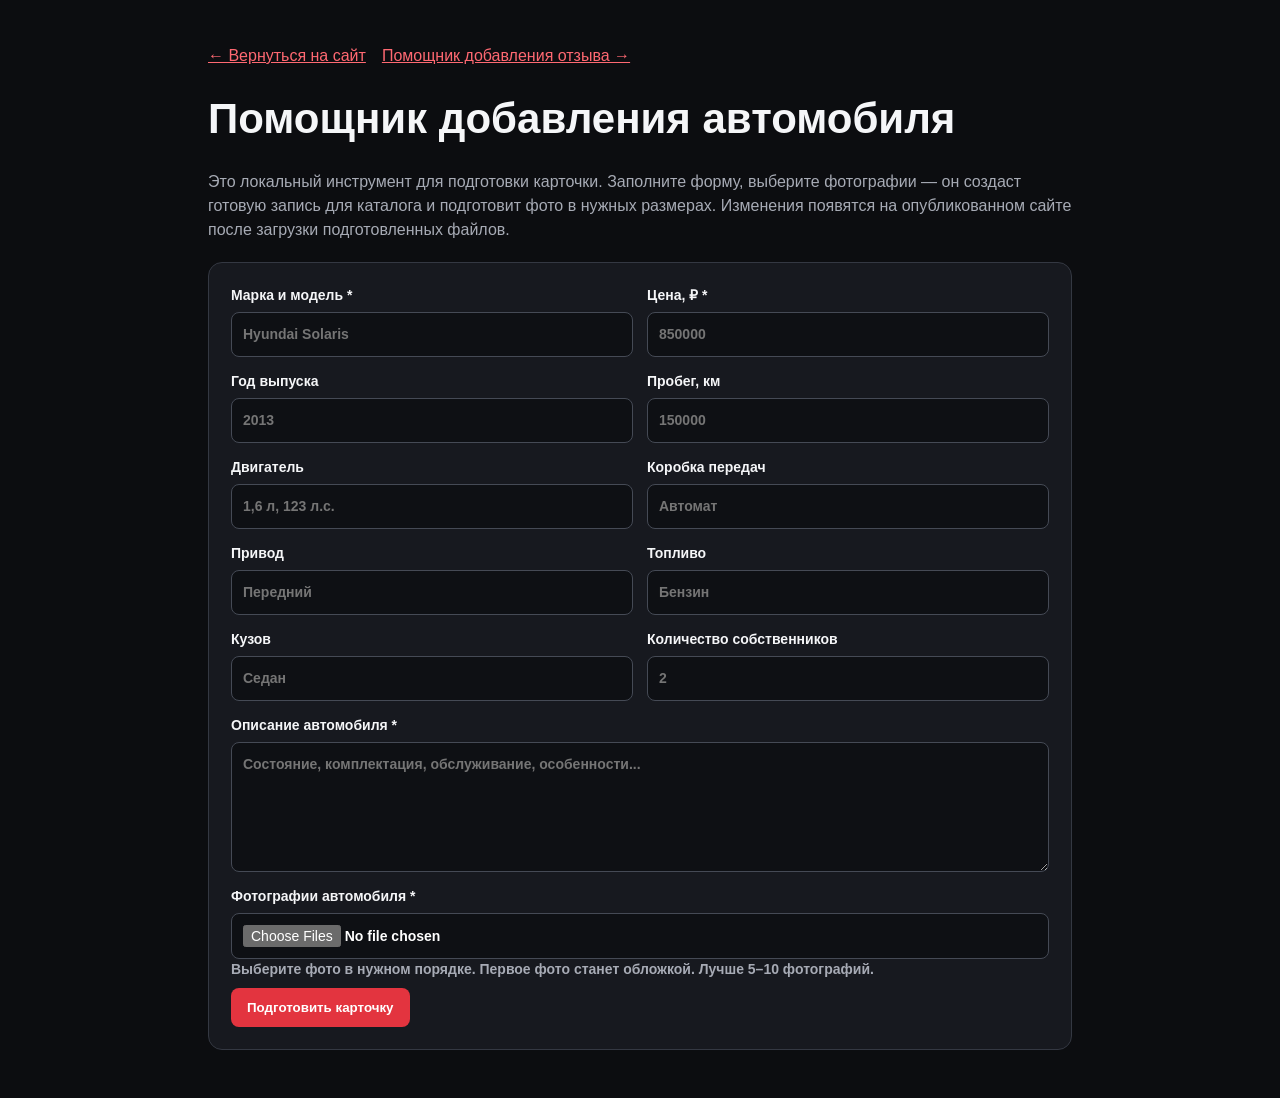
<file: tools/add-car.html>
<!doctype html>
<html lang="ru"><head><meta charset="utf-8"><meta name="viewport" content="width=device-width,initial-scale=1"><title>Помощник добавления автомобиля — РоманАвто</title>
<style>
:root{color-scheme:dark;--bg:#0c0d10;--panel:#17191f;--line:#343842;--red:#e3343f;--muted:#a7abb5}*{box-sizing:border-box}body{margin:0;background:var(--bg);color:#f5f6f8;font:16px/1.5 Arial,sans-serif}.wrap{max-width:900px;margin:auto;padding:28px 18px}h1{font-size:clamp(28px,4vw,42px);line-height:1.1}.hint{color:var(--muted)}form,.output{background:var(--panel);border:1px solid var(--line);border-radius:14px;padding:22px;margin:20px 0}.fields{display:grid;grid-template-columns:repeat(2,minmax(0,1fr));gap:14px}label{display:block;font-weight:700;font-size:14px}input,textarea,select{display:block;width:100%;margin-top:6px;padding:11px;border-radius:8px;border:1px solid #454a55;background:#0e1014;color:white;font:inherit}textarea{min-height:130px;resize:vertical}.full{grid-column:1/-1}.btn{display:inline-block;padding:12px 16px;border:0;border-radius:8px;background:var(--red);color:white;font-weight:bold;cursor:pointer;margin:8px 8px 0 0}button.secondary{background:#30343d}pre{white-space:pre-wrap;overflow-wrap:anywhere;background:#0d0f13;padding:15px;border-radius:8px;border:1px solid var(--line)}.downloads button{display:block;margin:8px 0}@media(max-width:600px){.fields{grid-template-columns:1fr}.full{grid-column:auto}}
</style></head><body><main class="wrap">
<p><a href="../index.html" style="color:#ff6972">← Вернуться на сайт</a>　<a href="add-review.html" style="color:#ff6972">Помощник добавления отзыва →</a></p><h1>Помощник добавления автомобиля</h1>
<p class="hint">Это локальный инструмент для подготовки карточки. Заполните форму, выберите фотографии — он создаст готовую запись для каталога и подготовит фото в нужных размерах. Изменения появятся на опубликованном сайте после загрузки подготовленных файлов.</p>
<form id="carForm"><div class="fields">
<label>Марка и модель *<input name="title" required placeholder="Hyundai Solaris"></label>
<label>Цена, ₽ *<input name="price" type="number" min="0" required placeholder="850000"></label>
<label>Год выпуска<input name="year" type="number" min="1900" max="2100" placeholder="2013"></label>
<label>Пробег, км<input name="mileage" type="number" min="0" placeholder="150000"></label>
<label>Двигатель<input name="engine" placeholder="1,6 л, 123 л.с."></label>
<label>Коробка передач<input name="transmission" placeholder="Автомат"></label>
<label>Привод<input name="drive" placeholder="Передний"></label>
<label>Топливо<input name="fuel" placeholder="Бензин"></label>
<label>Кузов<input name="body" placeholder="Седан"></label>
<label>Количество собственников<input name="owners" type="number" min="1" placeholder="2"></label>
<label class="full">Описание автомобиля *<textarea name="description" required placeholder="Состояние, комплектация, обслуживание, особенности..."></textarea></label>
<label class="full">Фотографии автомобиля *<input name="photos" type="file" accept="image/*" multiple required><span class="hint">Выберите фото в нужном порядке. Первое фото станет обложкой. Лучше 5–10 фотографий.</span></label>
</div><button class="btn" type="submit">Подготовить карточку</button></form>
<section class="output" id="output" hidden><h2>1. Запись для каталога</h2><p class="hint">Скопируйте этот блок в массив в файле assets/cars.js (перед закрывающим ];).</p><pre id="snippet"></pre><button class="btn" id="copyCode" type="button">Скопировать запись</button>
<h2>2. Подготовленные фотографии</h2><p class="hint">Скачайте все четыре варианта и положите их в новую папку assets/cars/ID-МАШИНЫ/: полноразмерные 1.jpg и 1.webp, уменьшенные 1-sm.jpg и 1-sm.webp.</p><div class="downloads" id="downloads"></div>
<h2>3. Завершение</h2><ol><li>Создайте папку для фотографий с ID, указанным в записи.</li><li>Скачайте и положите фото в эту папку.</li><li>Добавьте запись в assets/cars.js.</li><li>Загрузите изменённый файл и папку фото на хостинг Рег.ру.</li></ol><p class="hint">Не загружайте эту страницу как публичную админ-панель: она не защищена паролем и не публикует изменения автоматически. Для добавления машин без редактирования файлов нужна серверная админ-панель или CMS.</p></section>
</main><script>
const form=document.getElementById('carForm');let currentCode='';
function slugify(s){const map={'а':'a','б':'b','в':'v','г':'g','д':'d','е':'e','ё':'e','ж':'zh','з':'z','и':'i','й':'y','к':'k','л':'l','м':'m','н':'n','о':'o','п':'p','р':'r','с':'s','т':'t','у':'u','ф':'f','х':'h','ц':'ts','ч':'ch','ш':'sh','щ':'shch','ъ':'','ы':'y','ь':'','э':'e','ю':'yu','я':'ya'};return s.toLowerCase().split('').map(c=>map[c]??c).join('').replace(/[^a-z0-9]+/g,'-').replace(/^-|-$/g,'').replace(/-+/g,'-')||'car-'+Date.now()}
function jsString(s){return JSON.stringify(s)}
function downloadBlob(blob,name){const a=document.createElement('a');a.href=URL.createObjectURL(blob);a.download=name;a.click();setTimeout(()=>URL.revokeObjectURL(a.href),1000)}
function addPhotoDownload(row,url,label,name,maxWidth,type,quality){const button=document.createElement('button');button.className='btn secondary';button.type='button';button.textContent=label;button.onclick=()=>{const img=new Image();img.onload=()=>{const canvas=document.createElement('canvas'),scale=Math.min(1,maxWidth/img.width);canvas.width=Math.round(img.width*scale);canvas.height=Math.round(img.height*scale);canvas.getContext('2d').drawImage(img,0,0,canvas.width,canvas.height);canvas.toBlob(blob=>{if(!blob||blob.type!==type){alert('Не удалось подготовить '+name+'. Попробуйте другой браузер или файл.');return}downloadBlob(blob,name)},type,quality)};img.onerror=()=>alert('Не удалось прочитать фотографию '+name+'.');img.src=url};row.append(button)}
form.addEventListener('submit',async e=>{e.preventDefault();const d=new FormData(form),files=[...d.getAll('photos')].filter(f=>f instanceof File&&f.size);if(!files.length){alert('Выберите хотя бы одну фотографию');return}
const title=d.get('title').trim(),id=slugify(title+'-'+(d.get('year')||'')).replace(/^-|-$/g,'');
const fields=[['id',id],['title',title],['price',Number(d.get('price'))],['year',d.get('year')?Number(d.get('year')):null],['mileage',d.get('mileage')?Number(d.get('mileage')):null],['engine',d.get('engine').trim()],['transmission',d.get('transmission').trim()],['drive',d.get('drive').trim()],['fuel',d.get('fuel').trim()],['body',d.get('body').trim()],['owners',d.get('owners')?Number(d.get('owners')):null],['description',d.get('description').trim()]];
let lines=['  {'];fields.forEach(([k,v])=>{if(v!==null&&v!=='')lines.push('    '+k+': '+(typeof v==='string'?jsString(v):v)+',')});lines.push('    photos: ['+files.map((_,i)=>i+1).join(', ')+'].map(n => `assets/cars/'+id+'/${n}`)');lines.push('  },');currentCode=lines.join('\n');document.getElementById('snippet').textContent=currentCode;
const downloads=document.getElementById('downloads');downloads.innerHTML='';
for(let i=0;i<files.length;i++){const file=files[i],url=URL.createObjectURL(file),row=document.createElement('div'),label=document.createElement('span');label.textContent=(i+1)+'. '+file.name+' — ';row.append(label);
addPhotoDownload(row,url,'Скачать '+(i+1)+'.jpg',(i+1)+'.jpg',1600,'image/jpeg',.88);
addPhotoDownload(row,url,'Скачать '+(i+1)+'.webp',(i+1)+'.webp',1600,'image/webp',.82);
addPhotoDownload(row,url,'Скачать '+(i+1)+'-sm.jpg',(i+1)+'-sm.jpg',720,'image/jpeg',.86);
addPhotoDownload(row,url,'Скачать '+(i+1)+'-sm.webp',(i+1)+'-sm.webp',720,'image/webp',.8);downloads.append(row)}
document.getElementById('output').hidden=false;document.getElementById('output').scrollIntoView({behavior:'smooth'});
});
document.getElementById('copyCode').addEventListener('click',async()=>{try{await navigator.clipboard.writeText(currentCode);document.getElementById('copyCode').textContent='Скопировано'}catch{alert('Не удалось скопировать автоматически. Выделите текст блока и скопируйте вручную.')}});
</script></body></html>
</file>
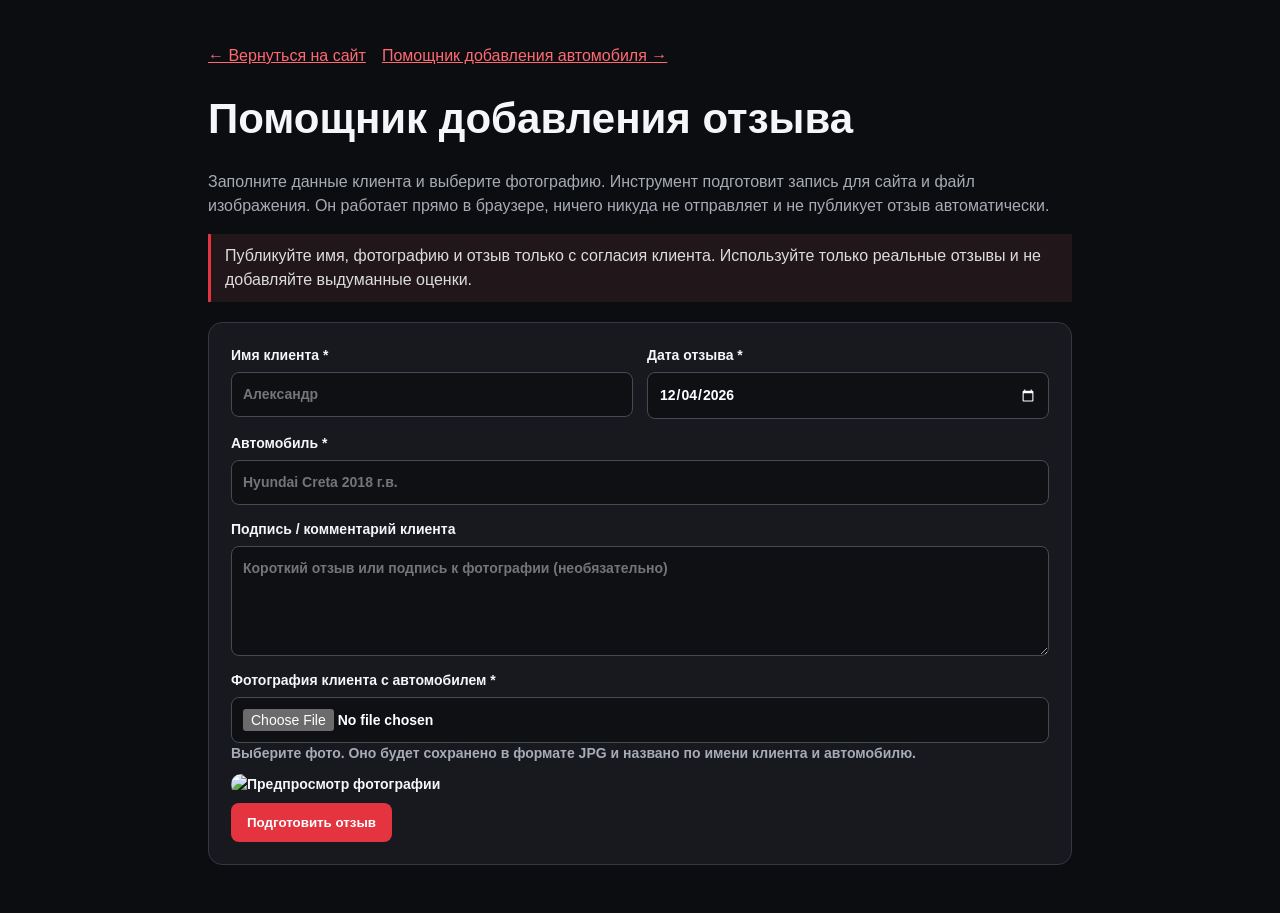
<file: tools/add-review.html>
<!doctype html>
<html lang="ru"><head><meta charset="utf-8"><meta name="viewport" content="width=device-width,initial-scale=1"><meta name="theme-color" content="#0c0d10"><title>Помощник добавления отзыва — РоманАвто</title>
<style>
:root{color-scheme:dark;--bg:#0c0d10;--panel:#17191f;--line:#343842;--red:#e3343f;--muted:#a7abb5}*{box-sizing:border-box}body{margin:0;background:var(--bg);color:#f5f6f8;font:16px/1.5 Arial,sans-serif}.wrap{max-width:900px;margin:auto;padding:28px 18px}h1{font-size:clamp(28px,4vw,42px);line-height:1.1}.hint{color:var(--muted)}form,.output{background:var(--panel);border:1px solid var(--line);border-radius:14px;padding:22px;margin:20px 0}.fields{display:grid;grid-template-columns:repeat(2,minmax(0,1fr));gap:14px}label{display:block;font-weight:700;font-size:14px}input,textarea{display:block;width:100%;margin-top:6px;padding:11px;border-radius:8px;border:1px solid #454a55;background:#0e1014;color:white;font:inherit}textarea{min-height:110px;resize:vertical}.full{grid-column:1/-1}.btn{display:inline-block;padding:12px 16px;border:0;border-radius:8px;background:var(--red);color:white;font-weight:bold;cursor:pointer;margin:8px 8px 0 0}.secondary{background:#30343d}pre{white-space:pre-wrap;overflow-wrap:anywhere;background:#0d0f13;padding:15px;border-radius:8px;border:1px solid var(--line)}.preview{max-width:260px;max-height:220px;object-fit:contain;display:block;margin-top:10px;border-radius:10px}.notice{border-left:3px solid var(--red);padding:10px 14px;background:#211619;color:#ddd;margin:14px 0}@media(max-width:600px){.fields{grid-template-columns:1fr}.full{grid-column:auto}}
</style></head><body><main class="wrap">
<p><a href="../index.html" style="color:#ff6972">← Вернуться на сайт</a>　<a href="add-car.html" style="color:#ff6972">Помощник добавления автомобиля →</a></p>
<h1>Помощник добавления отзыва</h1>
<p class="hint">Заполните данные клиента и выберите фотографию. Инструмент подготовит запись для сайта и файл изображения. Он работает прямо в браузере, ничего никуда не отправляет и не публикует отзыв автоматически.</p>
<div class="notice">Публикуйте имя, фотографию и отзыв только с согласия клиента. Используйте только реальные отзывы и не добавляйте выдуманные оценки.</div>
<form id="reviewForm"><div class="fields">
<label>Имя клиента *<input name="customer" required maxlength="80" placeholder="Александр"></label>
<label>Дата отзыва *<input name="date" type="date" required></label>
<label class="full">Автомобиль *<input name="car" required maxlength="140" placeholder="Hyundai Creta 2018 г.в."></label>
<label class="full">Подпись / комментарий клиента<textarea name="caption" maxlength="600" placeholder="Короткий отзыв или подпись к фотографии (необязательно)"></textarea></label>
<label class="full">Фотография клиента с автомобилем *<input name="photo" type="file" accept="image/jpeg,image/png,image/webp" required><span class="hint">Выберите фото. Оно будет сохранено в формате JPG и названо по имени клиента и автомобилю.</span><img class="preview" id="photoPreview" alt="Предпросмотр фотографии" hidden></label>
</div><button class="btn" type="submit">Подготовить отзыв</button></form>
<section class="output" id="output" hidden><h2>1. Запись для assets/reviews.js</h2><p class="hint">Скопируйте блок и вставьте внутрь массива <code>window.ROMANAVTO_REVIEWS</code> в файле <code>assets/reviews.js</code>, перед закрывающим <code>];</code>.</p><pre id="snippet"></pre><button class="btn" id="copyCode" type="button">Скопировать запись</button>
<h2 style="margin-top:28px">2. Фотография</h2><p class="hint" id="photoInfo">Скачайте оба файла и положите их в папку assets/reviews/.</p><button class="btn" id="downloadPhoto" type="button">Скачать фото JPG</button><button class="btn secondary" id="downloadWebp" type="button">Скачать фото WebP</button>
<h2 style="margin-top:28px">3. Опубликовать отзыв</h2><ol><li>Создайте папку <code>assets/reviews/</code>, если её ещё нет.</li><li>Скачайте оба фото и положите их в эту папку.</li><li>Добавьте запись в <code>assets/reviews.js</code>.</li><li>Загрузите изменённый файл <code>assets/reviews.js</code> и оба файла фотографий на хостинг, сохранив структуру папок.</li><li>Откройте страницу «Отзывы» и главную страницу, чтобы проверить результат.</li></ol><p class="hint">Это статический сайт: помощник подготавливает файлы, но не может записать их на хостинг сам. Не размещайте эту страницу как публичную админ-панель — она не защищена паролем.</p></section>
</main><script>
const form=document.getElementById('reviewForm');let photoBlob=null,photoWebpBlob=null,photoName='',photoWebpName='';
function slugify(s){const map={'а':'a','б':'b','в':'v','г':'g','д':'d','е':'e','ё':'e','ж':'zh','з':'z','и':'i','й':'y','к':'k','л':'l','м':'m','н':'n','о':'o','п':'p','р':'r','с':'s','т':'t','у':'u','ф':'f','х':'h','ц':'ts','ч':'ch','ш':'sh','щ':'shch','ъ':'','ы':'y','ь':'','э':'e','ю':'yu','я':'ya'};return s.toLowerCase().split('').map(c=>map[c]??c).join('').replace(/[^a-z0-9]+/g,'-').replace(/^-|-$/g,'').replace(/-+/g,'-')||'review'}
function downloadBlob(blob,name){const a=document.createElement('a');a.href=URL.createObjectURL(blob);a.download=name;a.click();setTimeout(()=>URL.revokeObjectURL(a.href),1500)}
function jsString(s){return JSON.stringify(s)}
const dateInput=form.elements.date;dateInput.value=new Date().toISOString().slice(0,10);
form.elements.photo.addEventListener('change',()=>{const f=form.elements.photo.files[0],img=document.getElementById('photoPreview');if(!f){img.hidden=true;return}img.src=URL.createObjectURL(f);img.hidden=false;});
form.addEventListener('submit',async e=>{e.preventDefault();const d=new FormData(form),file=d.get('photo');if(!file||!file.size){alert('Выберите фотографию клиента');return}try{const bitmap=await createImageBitmap(file);const maxWidth=1600,scale=Math.min(1,maxWidth/bitmap.width),canvas=document.createElement('canvas');canvas.width=Math.round(bitmap.width*scale);canvas.height=Math.round(bitmap.height*scale);canvas.getContext('2d').drawImage(bitmap,0,0,canvas.width,canvas.height);bitmap.close();photoBlob=await new Promise(resolve=>canvas.toBlob(resolve,'image/jpeg',.84));photoWebpBlob=await new Promise(resolve=>canvas.toBlob(resolve,'image/webp',.82));if(!photoBlob||!photoWebpBlob||photoWebpBlob.type!=='image/webp')throw new Error('Не удалось подготовить изображения');}catch(err){alert('Не удалось обработать изображение. Попробуйте JPG, PNG или WebP в браузере с поддержкой WebP.');return}
const customer=d.get('customer').trim(),car=d.get('car').trim(),date=d.get('date').split('-').reverse().join('.'),caption=d.get('caption').trim(),slug=slugify(customer+'-'+car+'-'+d.get('date')),id=slug;photoName=slug+'.jpg';photoWebpName=slug+'.webp';const record={id,date,customer,car,photo:'assets/reviews/'+photoName};if(caption)record.caption=caption;const snippet='  '+JSON.stringify(record,null,2).replace(/\n/g,'\n  ')+',';document.getElementById('snippet').textContent=snippet;document.getElementById('photoInfo').textContent='Файлы: '+photoName+' и '+photoWebpName+'. Поместите оба в assets/reviews/.';document.getElementById('output').hidden=false;document.getElementById('output').scrollIntoView({behavior:'smooth',block:'start'});
});
document.getElementById('copyCode').addEventListener('click',async()=>{const text=document.getElementById('snippet').textContent;try{await navigator.clipboard.writeText(text);document.getElementById('copyCode').textContent='Скопировано';}catch{const r=document.createRange();r.selectNodeContents(document.getElementById('snippet'));const s=getSelection();s.removeAllRanges();s.addRange(r);alert('Выделил запись. Нажмите Ctrl+C, чтобы скопировать.')}});
document.getElementById('downloadPhoto').addEventListener('click',()=>{if(photoBlob)downloadBlob(photoBlob,photoName)});
document.getElementById('downloadWebp').addEventListener('click',()=>{if(photoWebpBlob)downloadBlob(photoWebpBlob,photoWebpName)});
</script></body></html>
</file>
<file: assets/style.css>
:root {
  --bg: #0c0d10;
  --panel: #14161b;
  --panel-2: #1b1e25;
  --text: #f5f6f8;
  --muted: #a7abb5;
  --line: #2c3039;
  --red: #e3343f;
  --red-hover: #ff4651;
  --max: 1180px;
}
* { box-sizing: border-box; }
html { scroll-behavior: smooth; }
body {
  margin: 0; background: var(--bg); color: var(--text);
  font: 16px/1.6 Inter, -apple-system, BlinkMacSystemFont, "Segoe UI", Arial, sans-serif;
}
a { color: inherit; text-decoration: none; }
img, svg { max-width: 100%; }
button, input, select { font: inherit; }
.container { width: min(var(--max), calc(100% - 40px)); margin: 0 auto; }
.skip-link { position: absolute; left: -9999px; }
.skip-link:focus { left: 16px; top: 16px; z-index: 100; background: #fff; color: #000; padding: 10px; }
.site-header { position: sticky; top: 0; z-index: 20; background: rgba(12,13,16,.94); backdrop-filter: blur(14px); border-bottom: 1px solid var(--line); }
.header-inner { display:flex; align-items:center; justify-content:space-between; min-height:78px; gap:24px; }
.brand { display:flex; align-items:center; gap:12px; font-weight:900; letter-spacing:.04em; font-size:20px; }
.brand-mark { display:grid; place-items:center; width:42px; height:42px; background:var(--red); border-radius:10px; color:#fff; font-weight:900; font-size:19px; }
.brand-logo { display:block; width:48px; height:48px; border-radius:50%; object-fit:cover; flex-shrink:0; }
.brand small { display:block; font-size:10px; color:var(--muted); letter-spacing:.16em; font-weight:700; line-height:1.2; }
.nav { display:flex; gap:22px; align-items:center; }
.nav a { font-size:14px; color:#d5d7dd; transition:color .2s; }
.nav a:hover, .nav a[aria-current="page"] { color:#fff; }
.nav a[aria-current="page"] { border-bottom:2px solid var(--red); padding-bottom:6px; }
.header-phone { white-space:nowrap; font-weight:800; }
.menu-toggle { display:none; background:transparent; color:#fff; border:1px solid var(--line); border-radius:8px; padding:8px 11px; }
.btn { display:inline-flex; justify-content:center; align-items:center; gap:9px; min-height:48px; padding:12px 18px; border-radius:9px; border:1px solid transparent; font-weight:800; cursor:pointer; transition:transform .2s, background .2s; }
.btn:hover { transform:translateY(-1px); }
.btn-primary { background:var(--red); color:white; }
.btn-primary:hover { background:var(--red-hover); }
.btn-secondary { border-color:#555b66; background:rgba(255,255,255,.02); color:#fff; }
.btn-secondary:hover { background:rgba(255,255,255,.08); }
.btn-small { min-height:40px; padding:9px 13px; font-size:14px; }
.hero { position:relative; overflow:hidden; padding:90px 0 76px; background:radial-gradient(ellipse at 85% 20%, rgba(227,52,63,.18), transparent 38%), linear-gradient(135deg,#101217,#0c0d10 65%); }
.hero:after { content:""; position:absolute; width:480px; height:480px; border:1px solid rgba(227,52,63,.15); border-radius:50%; right:-170px; top:-180px; box-shadow:0 0 0 55px rgba(227,52,63,.025), 0 0 0 110px rgba(227,52,63,.02); pointer-events:none; }
.hero-grid { display:grid; grid-template-columns:1.08fr .92fr; align-items:center; gap:52px; position:relative; z-index:1; }
.eyebrow { color:#ff6972; font-size:12px; letter-spacing:.18em; text-transform:uppercase; font-weight:900; }
h1,h2,h3,p { margin-top:0; }
h1 { font-size:clamp(38px,5.5vw,68px); line-height:1.02; letter-spacing:-.045em; margin:16px 0 22px; }
h2 { font-size:clamp(28px,3.5vw,42px); line-height:1.1; letter-spacing:-.03em; margin-bottom:16px; }
h3 { font-size:20px; line-height:1.25; margin-bottom:10px; }
.lead { font-size:18px; color:#c4c7cf; max-width:620px; }
.hero-actions { display:flex; gap:12px; flex-wrap:wrap; margin-top:28px; }
.hero-note { color:var(--muted); font-size:13px; margin-top:18px; }
.hero-visual { min-height:330px; border:1px solid #34313a; border-radius:22px; background:linear-gradient(145deg,#22232a,#121318); position:relative; display:flex; align-items:center; justify-content:center; overflow:hidden; }
.hero-visual:before { content:""; position:absolute; width:330px; height:330px; border-radius:50%; border:1px solid rgba(255,255,255,.08); box-shadow:0 0 0 45px rgba(255,255,255,.018),0 0 0 90px rgba(255,255,255,.012); }
.car-art { width:94%; position:relative; z-index:1; filter:drop-shadow(0 24px 18px rgba(0,0,0,.4)); }
.visual-label { position:absolute; bottom:18px; left:20px; right:20px; display:flex; justify-content:space-between; gap:12px; font-size:11px; color:#aeb2bd; letter-spacing:.13em; text-transform:uppercase; }
.section { padding:76px 0; }
.section-alt { background:#101116; border-top:1px solid #1d2027; border-bottom:1px solid #1d2027; }
.section-head { display:flex; justify-content:space-between; align-items:end; gap:24px; margin-bottom:28px; }
.section-head p { color:var(--muted); max-width:560px; margin-bottom:0; }
.grid-3 { display:grid; grid-template-columns:repeat(3,1fr); gap:18px; }
.grid-2 { display:grid; grid-template-columns:repeat(2,1fr); gap:18px; }
.card { background:var(--panel); border:1px solid var(--line); border-radius:16px; padding:24px; }
.card p { color:var(--muted); margin-bottom:0; }
.card-icon { width:48px; height:48px; display:grid; place-items:center; border-radius:12px; background:rgba(227,52,63,.12); color:#ff626c; margin-bottom:22px; }
.card-icon svg { width:25px; height:25px; }
.service-card { min-height:230px; display:flex; flex-direction:column; align-items:flex-start; }
.service-card .text-link { margin-top:auto; padding-top:20px; color:#ff6b74; font-weight:800; }
.text-link:hover { color:#fff; }
.stats { display:grid; grid-template-columns:repeat(3,1fr); gap:16px; margin-top:28px; }
.stat { border-left:3px solid var(--red); padding:6px 0 6px 16px; }
.stat strong { display:block; font-size:24px; }
.stat span { display:block; font-size:13px; color:var(--muted); }
.cta-band { display:flex; align-items:center; justify-content:space-between; gap:24px; background:linear-gradient(110deg,#281418,#171419); border:1px solid #4a262c; border-radius:18px; padding:30px; }
.cta-band p { margin-bottom:0; color:#c8c0c3; }
.page-hero { padding:62px 0 42px; background:radial-gradient(ellipse at 85% 10%,rgba(227,52,63,.13),transparent 35%),#101116; border-bottom:1px solid var(--line); }
.page-hero h1 { font-size:clamp(34px,4.6vw,54px); margin-bottom:14px; }
.breadcrumb { color:var(--muted); font-size:13px; margin-bottom:18px; }
.breadcrumb a:hover { color:#fff; }
.page-intro { color:#c4c7cf; max-width:760px; font-size:17px; margin-bottom:0; }
.filter-row { display:flex; flex-wrap:wrap; gap:10px; margin:24px 0; }
.filter-row input, .filter-row select, .form-control { background:#0e1014; border:1px solid #343944; color:#fff; padding:12px 14px; border-radius:9px; min-height:46px; }
.filter-row input { flex:1; min-width:210px; }
.filter-row select { min-width:180px; }
.car-grid { display:grid; grid-template-columns:repeat(3,minmax(0,1fr)); gap:18px; }
.home-car-carousel {
  grid-auto-flow:column;
  grid-auto-columns:calc((100% - 36px) / 3);
  grid-template-columns:none;
  overflow-x:auto;
  overscroll-behavior-x:contain;
  scroll-snap-type:x mandatory;
  padding:2px 2px 16px;
  scrollbar-width:thin;
  scrollbar-color:var(--red) var(--panel-2);
}
.home-car-carousel .car-card { min-width:0; scroll-snap-align:start; }
.car-card { background:var(--panel); border:1px solid var(--line); border-radius:16px; overflow:hidden; display:flex; flex-direction:column; }
.car-card-body { padding:20px; display:flex; flex-direction:column; flex:1; }
.car-placeholder { min-height:190px; display:grid; place-items:center; background:linear-gradient(145deg,#252831,#111318); border-bottom:1px solid var(--line); position:relative; overflow:hidden; }
.car-placeholder:before { content:""; position:absolute; width:210px; height:210px; border:1px solid rgba(255,255,255,.06); border-radius:50%; box-shadow:0 0 0 30px rgba(255,255,255,.018); }
.car-placeholder svg { width:88%; position:relative; z-index:1; }
.demo-tag { position:absolute; z-index:2; top:12px; left:12px; background:#5b252b; color:#ffdfe1; border:1px solid #8d343d; border-radius:5px; font-size:10px; font-weight:900; padding:5px 8px; letter-spacing:.06em; }
.car-photo { display:block; aspect-ratio:16/10; min-height:0; padding:0; }
.car-photo:before { display:none; }
.car-photo img { width:100%; height:100%; object-fit:cover; transition:transform .3s; }
.car-card:hover .car-photo img { transform:scale(1.03); }
.credit-badge { display:flex; align-items:center; gap:8px; background:rgba(227,52,63,.12); border:1px solid rgba(227,52,63,.45); color:#ffd9dc; border-radius:9px; padding:8px 11px; font-size:13px; font-weight:700; line-height:1.3; margin:2px 0 6px; }
.credit-badge svg { width:16px; height:16px; flex-shrink:0; color:#ff626c; }
.gallery { display:flex; flex-direction:column; gap:10px; min-width:0; }
.gallery-main { display:block; border:1px solid var(--line); border-radius:16px; overflow:hidden; background:#111318; aspect-ratio:16/10; }
.gallery-main img { width:100%; height:100%; object-fit:cover; }
.gallery-thumbs { display:grid; grid-template-columns:repeat(5,1fr); gap:8px; }
.gallery-thumb { padding:0; border:2px solid transparent; border-radius:9px; overflow:hidden; cursor:pointer; background:none; aspect-ratio:16/10; opacity:.7; }
.gallery-thumb.active, .gallery-thumb:hover { border-color:var(--red); opacity:1; }
.gallery-thumb img { width:100%; height:100%; object-fit:cover; display:block; }
.promo-banner { display:block; background:#0c0d10; border-bottom:1px solid var(--line); }
.promo-banner img { display:block; width:100%; max-width:1600px; height:auto; margin:0 auto; }
.car-card h3 { margin-bottom:8px; }
.car-price { color:#ff626c; font-size:21px; font-weight:900; margin:5px 0 10px; }
.car-meta { display:flex; flex-wrap:wrap; gap:7px; margin:10px 0 18px; }
.car-meta span { font-size:12px; color:#c2c5ce; border:1px solid #353944; border-radius:6px; padding:4px 7px; }
.car-card .btn { width:100%; margin-top:auto; }
.demo-warning { padding:14px 16px; background:#21191a; border:1px solid #5b3337; color:#f2c4c7; border-radius:10px; font-size:13px; }
.detail-layout { display:grid; grid-template-columns:1.1fr .9fr; gap:28px; }
.detail-panel { background:var(--panel); border:1px solid var(--line); padding:26px; border-radius:16px; }
.list-check { list-style:none; padding:0; margin:18px 0 0; }
.list-check li { padding:10px 0 10px 28px; position:relative; border-bottom:1px solid #252832; color:#d7d9df; }
.list-check li:before { content:"✓"; position:absolute; left:0; color:#ff6972; font-weight:900; }
.contact-grid { display:grid; grid-template-columns:1fr 1fr; gap:18px; }
.contact-link { display:flex; align-items:center; gap:14px; background:var(--panel); border:1px solid var(--line); border-radius:13px; padding:18px; }
.contact-link:hover { border-color:#7b343a; }
.contact-link .card-icon { margin:0; flex-shrink:0; }
.contact-link strong { display:block; }
.contact-link span { display:block; color:var(--muted); font-size:13px; }
.form-grid { display:grid; grid-template-columns:1fr 1fr; gap:14px; }
.form-grid .full { grid-column:1/-1; }
.form-control { width:100%; }
textarea.form-control { min-height:120px; resize:vertical; }
.small-muted { font-size:12px; color:var(--muted); }
.notice { padding:16px; background:#14161b; border-left:3px solid var(--red); color:#c4c7cf; border-radius:0 8px 8px 0; }
.site-footer { border-top:1px solid var(--line); padding:34px 0; background:#090a0c; }
.footer-grid { display:grid; grid-template-columns:1.2fr 1fr 1fr; gap:24px; }
.footer-copy { color:var(--muted); font-size:13px; }
.footer-links { display:grid; gap:8px; font-size:14px; color:#c9ccd3; }
.footer-title { color:#fff; font-weight:800; margin-bottom:10px; }
.footer-bottom { border-top:1px solid #22252c; margin-top:25px; padding-top:18px; color:#858a95; font-size:12px; }
.empty-state { display:none; color:var(--muted); padding:25px 0; }
@media (max-width: 980px) {
  .nav { gap:13px; }
  .nav a { font-size:13px; }
  .header-phone { display:none; }
  .hero-grid { gap:28px; }
  .car-grid { grid-template-columns:repeat(2,minmax(0,1fr)); }
  .home-car-carousel { grid-auto-columns:calc((100% - 18px) / 2); grid-template-columns:none; }
  .grid-3 { grid-template-columns:repeat(2,1fr); }
}
@media (max-width: 720px) {
  .container { width:min(var(--max),calc(100% - 28px)); }
  .header-inner { min-height:68px; flex-wrap:wrap; gap:12px; }
  .menu-toggle { display:block; margin-left:auto; }
  .nav { display:none; order:3; width:100%; flex-direction:column; align-items:flex-start; padding:4px 0 16px; gap:13px; }
  .nav.open { display:flex; }
  .hero { padding:56px 0 48px; }
  .hero-grid, .detail-layout { grid-template-columns:1fr; }
  .hero-visual { min-height:240px; }
  .section { padding:54px 0; }
  .section-head { display:block; }
  .section-head p { margin-top:12px; }
  .grid-3, .grid-2, .car-grid:not(.home-car-carousel), .contact-grid, .footer-grid { grid-template-columns:1fr; }
  .home-car-carousel { grid-auto-columns: min(84%, 340px); grid-template-columns:none; }
  .stats { grid-template-columns:1fr; gap:12px; }
  .cta-band { display:block; padding:23px; }
  .cta-band .btn { margin-top:18px; width:100%; }
  .form-grid { grid-template-columns:1fr; }
  .form-grid .full { grid-column:auto; }
}
.map-embed { position:relative; margin-top:16px; border-radius:14px; overflow:hidden; aspect-ratio:16/9; min-height:320px; background:#1a1b20; }
.map-embed iframe { position:absolute; inset:0; width:100%; height:100%; border:0; }

/* Фотоальбом покупателей */
.reviews-grid { display:grid; grid-template-columns:repeat(3,minmax(0,1fr)); gap:16px; }
.album-photo { display:block; overflow:hidden; border-radius:14px; border:1px solid var(--line); background:var(--panel); aspect-ratio:4/3; }
.album-photo img { display:block; width:100%; height:100%; object-fit:cover; transition:transform .25s ease; }
.album-photo:hover img { transform:scale(1.04); }
.photo-album .review-empty { grid-column:1/-1; }
.review-empty { padding:28px; border:1px dashed #454a55; border-radius:14px; color:var(--muted); background:rgba(255,255,255,.02); }
@media (max-width:800px) { .reviews-grid { grid-template-columns:repeat(2,minmax(0,1fr)); } }
@media (max-width:540px) { .reviews-grid { grid-template-columns:repeat(2,minmax(0,1fr)); gap:10px; } }


/* Улучшенные карточки автомобилей и быстрые контакты */
.car-card .car-price {
  display: inline-flex; align-self: flex-start; align-items:center;
  background: rgba(227,52,63,.12); border:1px solid rgba(227,52,63,.42);
  border-radius:10px; padding:8px 12px; font-size:clamp(22px,2vw,28px);
  letter-spacing:-.025em; margin:8px 0 12px;
}
.car-card .btn { min-height:50px; font-size:15px; }
.car-card .car-placeholder img { display:block; width:100%; height:100%; object-fit:cover; position:relative; z-index:1; }
.car-card .car-placeholder { aspect-ratio:16/10; min-height:0; }
.detail-contact-actions { display:flex; flex-wrap:wrap; gap:10px; margin-top:18px; }
.detail-contact-actions .btn { flex:1 1 180px; }
.btn-telegram { background:#229ED9; color:#fff; border-color:#229ED9; }
.gallery-main { position:relative; cursor:zoom-in; touch-action:pan-y; }
.gallery-controls { display:flex; justify-content:space-between; gap:10px; margin-top:8px; }
.gallery-control { border:1px solid var(--line); background:var(--panel); color:#fff; border-radius:9px; padding:10px 15px; cursor:pointer; }
.gallery-control:hover { border-color:var(--red); }
.photo-lightbox { position:fixed; inset:0; z-index:1000; background:rgba(0,0,0,.94); display:none; align-items:center; justify-content:center; padding:60px 70px; }
.photo-lightbox.open { display:flex; }
.photo-lightbox img { max-width:100%; max-height:100%; object-fit:contain; }
.photo-lightbox button { position:absolute; border:1px solid #555; color:white; background:rgba(30,30,30,.8); border-radius:50%; width:46px; height:46px; font-size:24px; cursor:pointer; }
.photo-lightbox .lightbox-close { top:18px; right:18px; }
.photo-lightbox .lightbox-prev { left:18px; top:50%; }
.photo-lightbox .lightbox-next { right:18px; top:50%; }
.photo-lightbox .lightbox-count { position:absolute; bottom:18px; color:#fff; font-size:14px; }
@media (max-width:800px) {
  .detail-contact-actions { display:grid; grid-template-columns:1fr 1fr; }
  .detail-contact-actions .btn { min-width:0; padding:12px 10px; }
  .photo-lightbox { padding:58px 12px; }
  .photo-lightbox .lightbox-prev { left:6px; }
  .photo-lightbox .lightbox-next { right:6px; }
}
@media (prefers-reduced-motion: reduce) { .album-photo img, .btn { transition:none; } }
</file>
